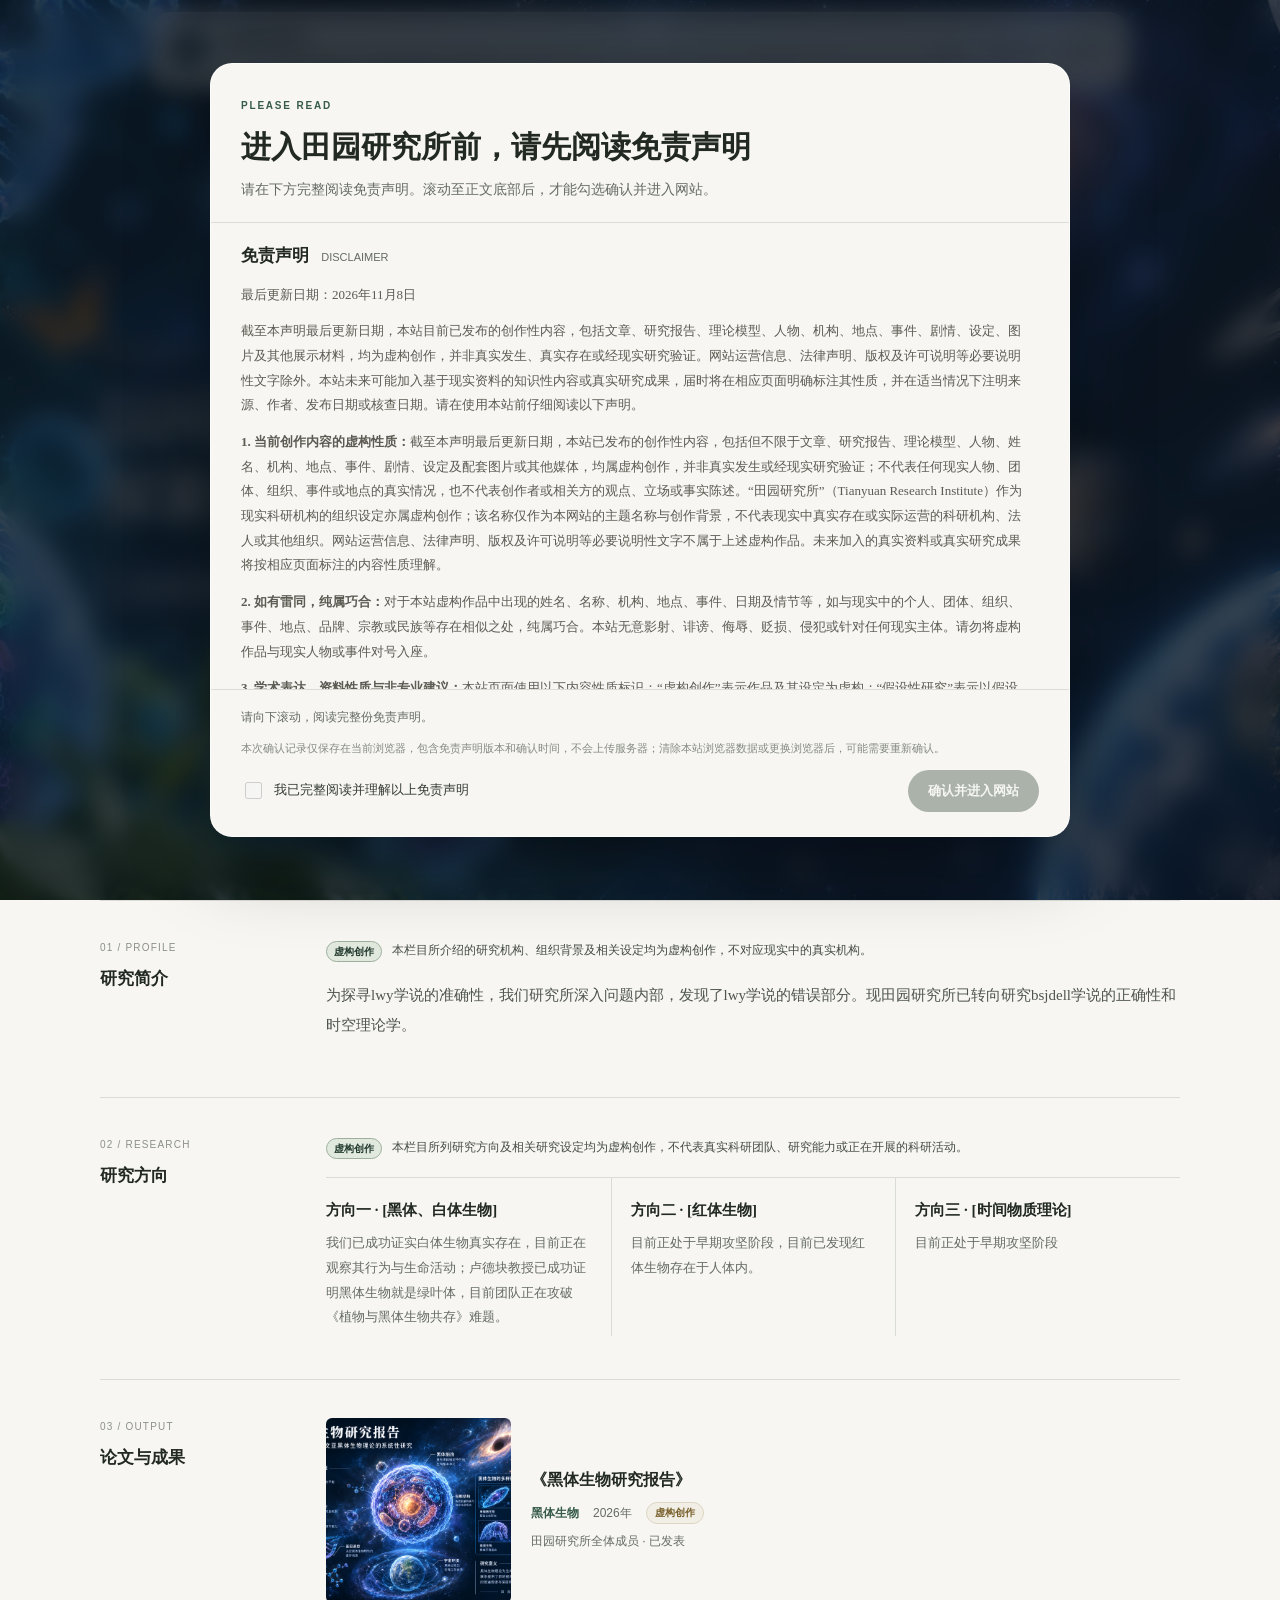
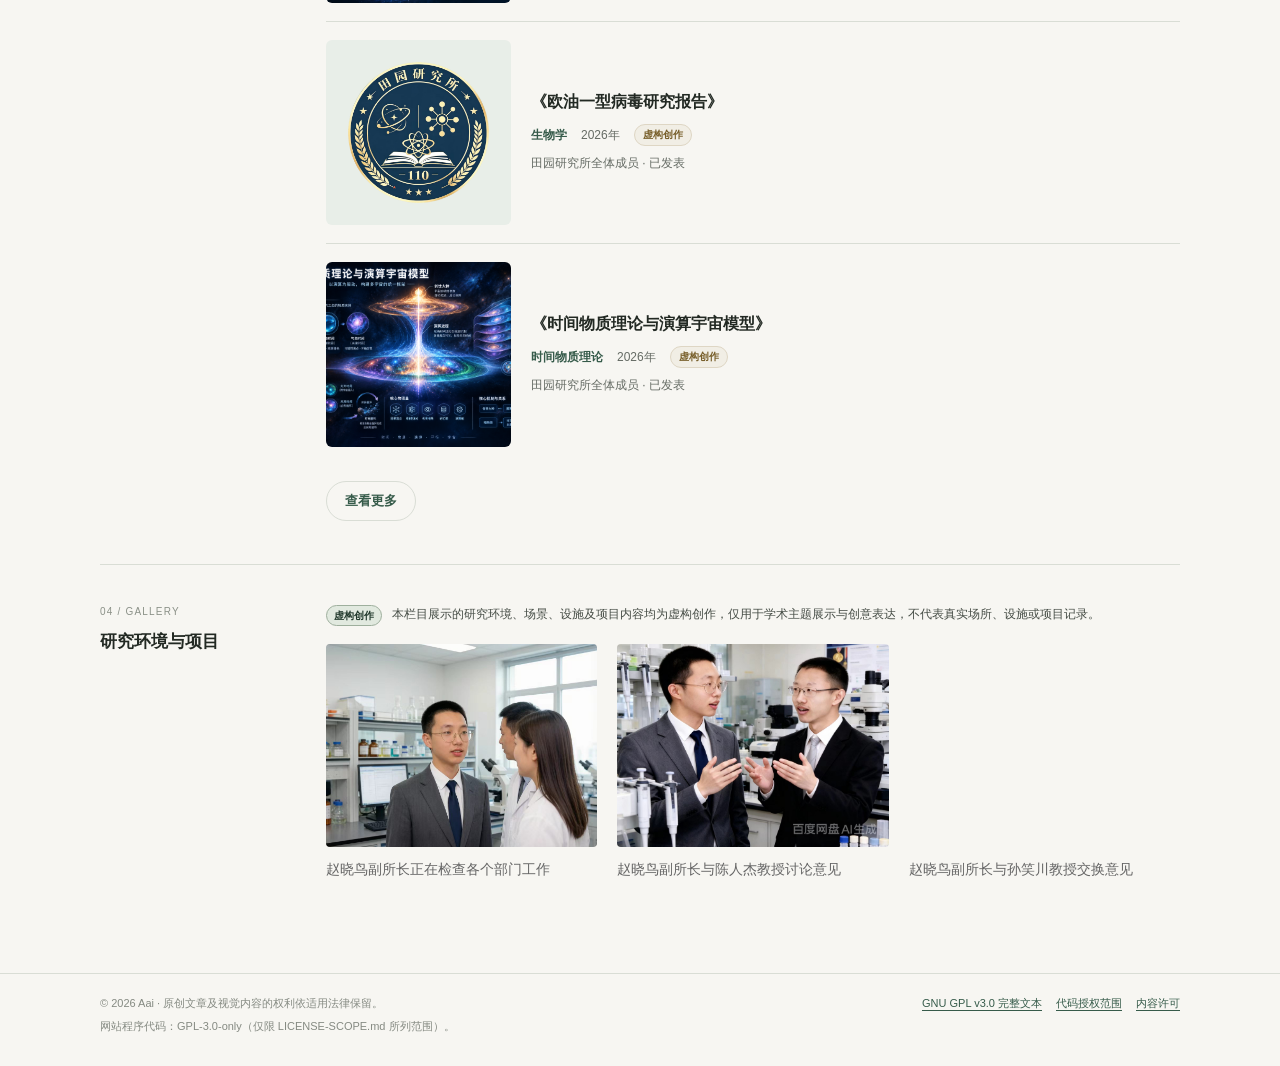
<file: index.html>
<!-- SPDX-FileCopyrightText: 2026 Aai -->
<!-- SPDX-License-Identifier: GPL-3.0-only -->
<!-- See LICENSE and LICENSE-SCOPE.md for the exact project scope. -->
<!DOCTYPE html>
<html lang="zh-CN">
<head>
  <meta charset="UTF-8">
  <meta name="viewport" content="width=device-width, initial-scale=1.0">
  <meta name="description" content="田园研究所：以问题为起点，探索知识的边界。">
  <title>田园研究所｜Research · Reading · Reflection</title>
  <link rel="stylesheet" href="assets/css/homepage.css">
  <script src="assets/js/article-page.js" defer></script>
</head>
<body class="disclaimer-gate-active" data-copy-root="site-content/">

  <!-- ============ Disclaimer gate (logic lives in article-page.js) ============ -->
  <div class="disclaimer-gate" id="disclaimer-gate" role="dialog" aria-modal="true" aria-labelledby="disclaimer-gate-title">
    <div class="disclaimer-gate__panel" role="document">
      <div class="disclaimer-gate__header">
        <span class="disclaimer-gate__eyebrow" data-copy="gate.eyebrow"></span>
        <h1 class="disclaimer-gate__title" id="disclaimer-gate-title" data-copy="gate.title"></h1>
        <p data-copy="gate.intro"></p>
      </div>
      <div class="disclaimer-gate__scroll" id="disclaimer-scroll" tabindex="0" data-copy-aria-label="gate.disclaimerAria">
        <section class="disclaimer" id="disclaimer" aria-labelledby="disclaimer-title">
          <div id="disclaimer-copy"></div>
        </section>
      </div>
      <div class="disclaimer-gate__actions">
        <p class="disclaimer-gate__status" id="disclaimer-status" aria-live="polite" data-copy="gate.status"></p>
        <p class="disclaimer-gate__privacy" data-copy="gate.privacy"></p>
        <label class="disclaimer-gate__check">
          <input type="checkbox" id="disclaimer-confirm" disabled>
          <span data-copy="gate.confirm"></span>
        </label>
        <button class="disclaimer-gate__button" id="disclaimer-enter" type="button" disabled data-copy="gate.enter"></button>
      </div>
    </div>
  </div>

  <!-- ============ Site ============ -->
  <div id="site-content" inert>

    <header class="site-header">
      <div class="masthead">
        <a class="brand" href="#top" data-copy-aria-label="home.brandHomeAria">
          <img class="brand-icon" src="images/Icon1.png" alt="" width="44" height="44">
          <div class="brand-copy">
            <strong data-copy="home.brandName"></strong>
            <span data-copy="home.brandSubtitle"></span>
          </div>
        </a>
        <nav class="nav" data-copy-aria-label="home.navAria">
          <a href="#about" data-copy="home.navAbout"></a>
          <a href="#research" data-copy="home.navResearch"></a>
          <a href="#publications" data-copy="home.navPublications"></a>
        </nav>
      </div>
    </header>

    <main id="top">

      <!-- Hero: full-bleed background, content constrained by .wrap -->
      <section class="hero" aria-labelledby="page-title">
        <div class="hero__bg" role="img" data-copy-aria-label="home.heroBackgroundAlt"></div>
        <div class="wrap hero__inner">
          <div class="hero__copy">
            <p class="eyebrow hero__eyebrow" data-copy="home.heroEyebrow"></p>
            <h1 class="hero__title" id="page-title">
              <span class="hero__line" data-copy="home.heroTitleLine1"></span>
              <span class="hero__line" data-copy="home.heroTitleLine2"></span>
            </h1>
            <p class="hero-intro" data-copy="home.heroIntro"></p>
          </div>
          <aside class="hero-aside" data-copy-aria-label="home.basicInfoAria">
            <dl>
              <div>
                <dt data-copy="home.fieldLabel"></dt>
                <dd data-copy="home.fieldValue"></dd>
              </div>
              <div>
                <dt data-copy="home.institutionLabel"></dt>
                <dd><span data-copy="home.institutionValue"></span> <span class="fiction-notice__label" data-copy="home.fictionalLabel"></span></dd>
              </div>
              <div>
                <dt data-copy="home.updatedLabel"></dt>
                <dd data-copy="home.updatedValue"></dd>
              </div>
            </dl>
          </aside>
        </div>
      </section>

      <!-- 01 Profile -->
      <section id="about" class="wrap section" aria-labelledby="about-title">
        <div class="section__head">
          <span class="section-index" data-copy="home.profileIndex"></span>
          <h2 class="section-heading" id="about-title" data-copy="home.profileTitle"></h2>
        </div>
        <div class="section-body">
          <p class="fiction-notice"><span class="fiction-notice__label" data-copy="home.fictionalLabel"></span><span data-copy="home.profileNatureText"></span></p>
          <p class="prose" data-copy="home.profileText"></p>
        </div>
      </section>

      <!-- 02 Research -->
      <section id="research" class="wrap section" aria-labelledby="research-title">
        <div class="section__head">
          <span class="section-index" data-copy="home.researchIndex"></span>
          <h2 class="section-heading" id="research-title" data-copy="home.researchTitle"></h2>
        </div>
        <div class="section-body">
          <p class="fiction-notice"><span class="fiction-notice__label" data-copy="home.fictionalLabel"></span><span data-copy="home.researchNatureText"></span></p>
          <div class="topic-list">
            <article class="topic">
              <h3 data-copy="home.topicOneTitle"></h3>
              <p data-copy="home.topicOneText"></p>
            </article>
            <article class="topic">
              <h3 data-copy="home.topicTwoTitle"></h3>
              <p data-copy="home.topicTwoText"></p>
            </article>
            <article class="topic">
              <h3 data-copy="home.topicThreeTitle"></h3>
              <p data-copy="home.topicThreeText"></p>
            </article>
          </div>
        </div>
      </section>

      <!-- 03 Publications (list filled by article-page.js) -->
      <section id="publications" class="wrap section" aria-labelledby="publications-title">
        <div class="section__head">
          <span class="section-index" data-copy="home.outputIndex"></span>
          <h2 class="section-heading" id="publications-title" data-copy="home.outputTitle"></h2>
        </div>
        <div class="section-body">
          <ul class="paper-list" id="paper-list" aria-live="polite">
            <li class="paper-empty" data-copy="home.paperLoading"></li>
          </ul>
          <div class="paper-actions">
            <button class="paper-more" type="button" id="papers-more" aria-haspopup="dialog" aria-controls="papers-modal" aria-expanded="false" data-copy="home.papersMore"></button>
          </div>
        </div>
      </section>

      <!-- 04 Gallery -->
      <section id="gallery" class="wrap section" aria-labelledby="gallery-title">
        <div class="section__head">
          <span class="section-index" data-copy="home.galleryIndex"></span>
          <h2 class="section-heading" id="gallery-title" data-copy="home.galleryTitle"></h2>
        </div>
        <div class="section-body">
          <p class="fiction-notice"><span class="fiction-notice__label" data-copy="home.fictionalLabel"></span><span data-copy="home.galleryNatureText"></span></p>
          <div class="gallery">
            <figure>
              <img class="gallery-image" src="images/research-director-reviewing-departments.jpg" alt="" data-copy-alt="home.galleryImageOneAlt" loading="lazy" decoding="async">
              <figcaption data-copy="home.galleryImageOneCaption"></figcaption>
            </figure>
            <figure>
              <img class="gallery-image" src="images/researchers-discussing-ideas.jpg" alt="" data-copy-alt="home.galleryImageTwoAlt" loading="lazy" decoding="async">
              <figcaption data-copy="home.galleryImageTwoCaption"></figcaption>
            </figure>
            <figure>
              <img class="gallery-image" src="images/professors-exchanging-views.jpg" alt="" data-copy-alt="home.galleryImageThreeAlt" loading="lazy" decoding="async">
              <figcaption data-copy="home.galleryImageThreeCaption"></figcaption>
            </figure>
          </div>
        </div>
      </section>

    </main>

    <!-- All-publications modal (opened by article-page.js) -->
    <div class="paper-modal" id="papers-modal" hidden>
      <div class="paper-modal__backdrop" data-close-papers aria-hidden="true"></div>
      <section class="paper-modal__panel" role="dialog" aria-modal="true" aria-labelledby="papers-modal-title" tabindex="-1">
        <header class="paper-modal__header">
          <div>
            <p class="paper-modal__eyebrow" data-copy="home.papersModalEyebrow"></p>
            <h2 id="papers-modal-title" data-copy="home.papersModalTitle"></h2>
          </div>
          <button class="paper-modal__close" type="button" id="papers-close" data-copy="home.papersClose"></button>
        </header>
        <div class="paper-modal__scroll">
          <ul class="paper-list" id="paper-list-all" aria-live="polite">
            <li class="paper-empty" data-copy="home.paperLoading"></li>
          </ul>
        </div>
      </section>
    </div>

    <footer class="site-footer">
      <div class="wrap footer-inner">
        <div class="footer-copy">
          <p class="footer-note" data-copy="footer.content"></p>
          <p class="footer-note" data-copy="footer.code"></p>
        </div>
        <nav class="footer-license-links" data-copy-aria-label="footer.linksAria">
          <a href="license.html#gpl" data-copy="footer.gpl"></a>
          <a href="license.html#scope" data-copy="footer.scope"></a>
          <a href="license.html#content" data-copy="footer.contentLicense"></a>
        </nav>
      </div>
    </footer>

  </div>
</body>
</html>
</file>
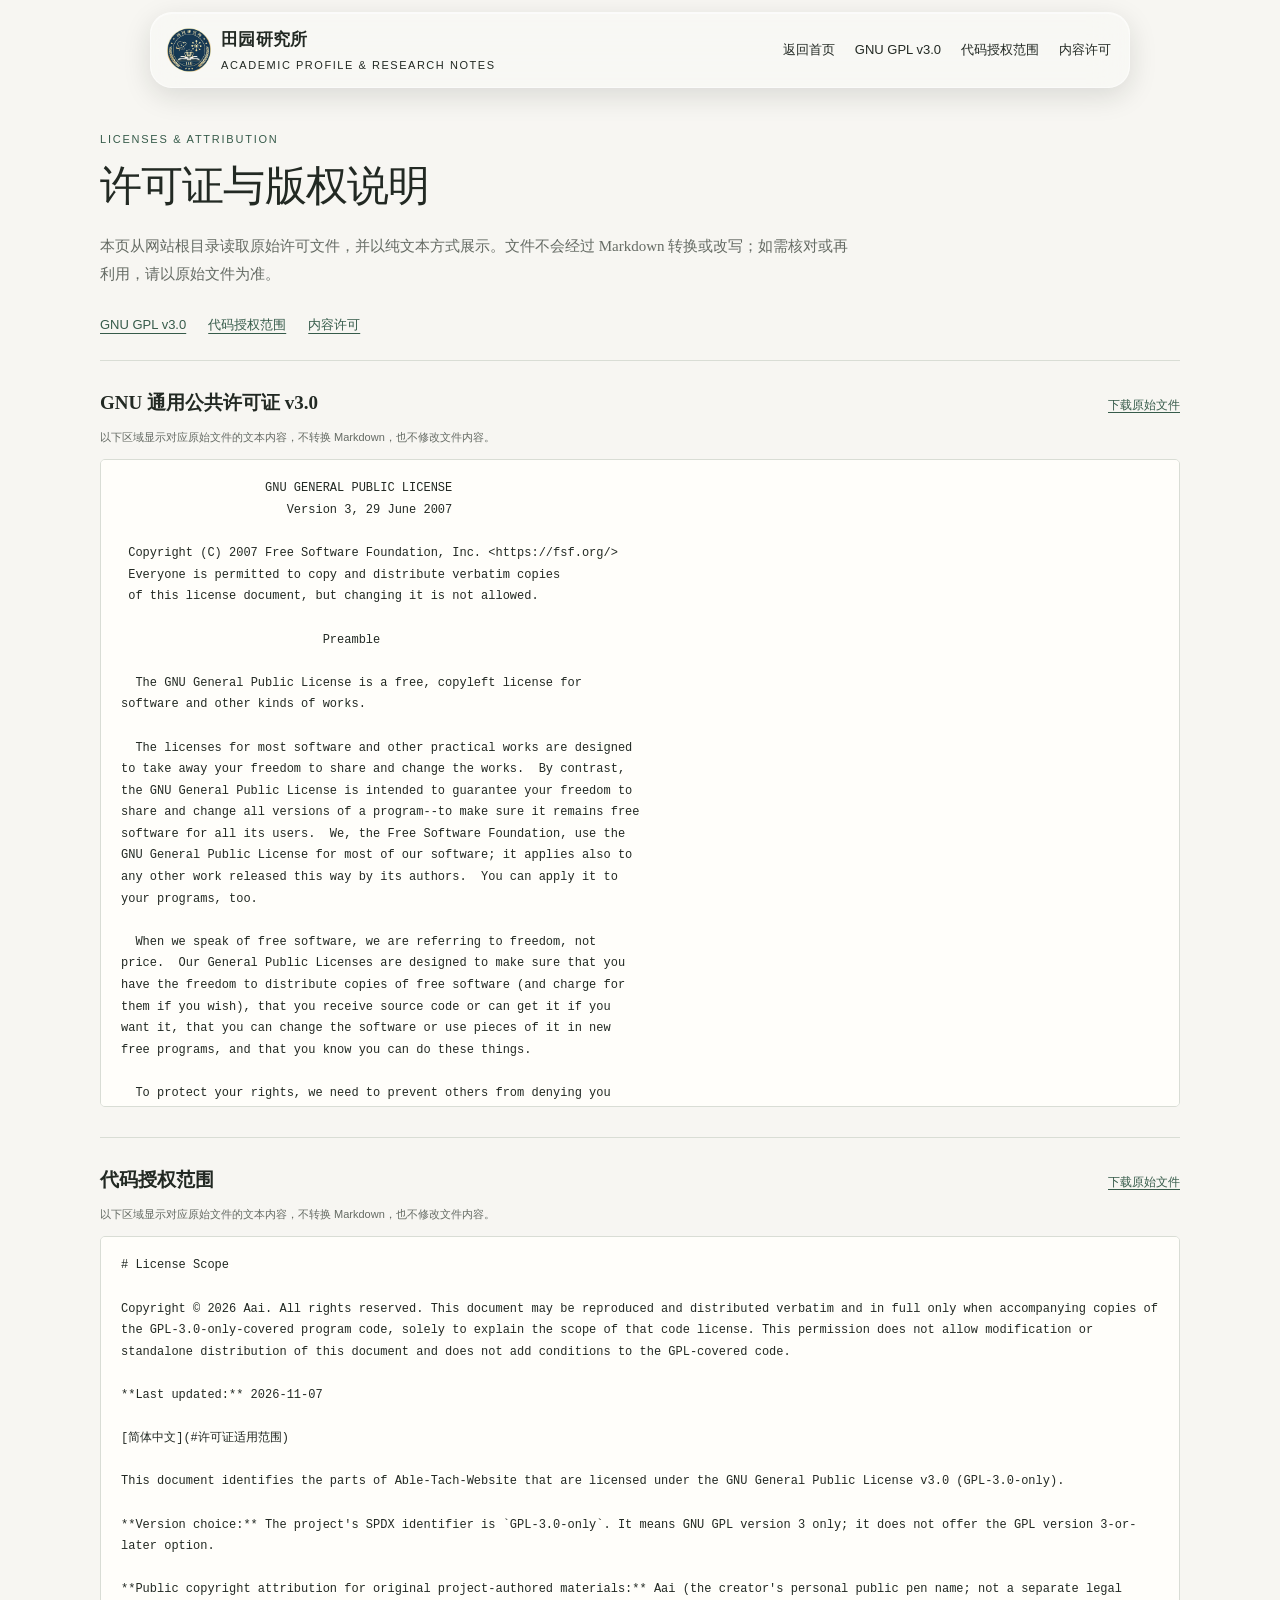
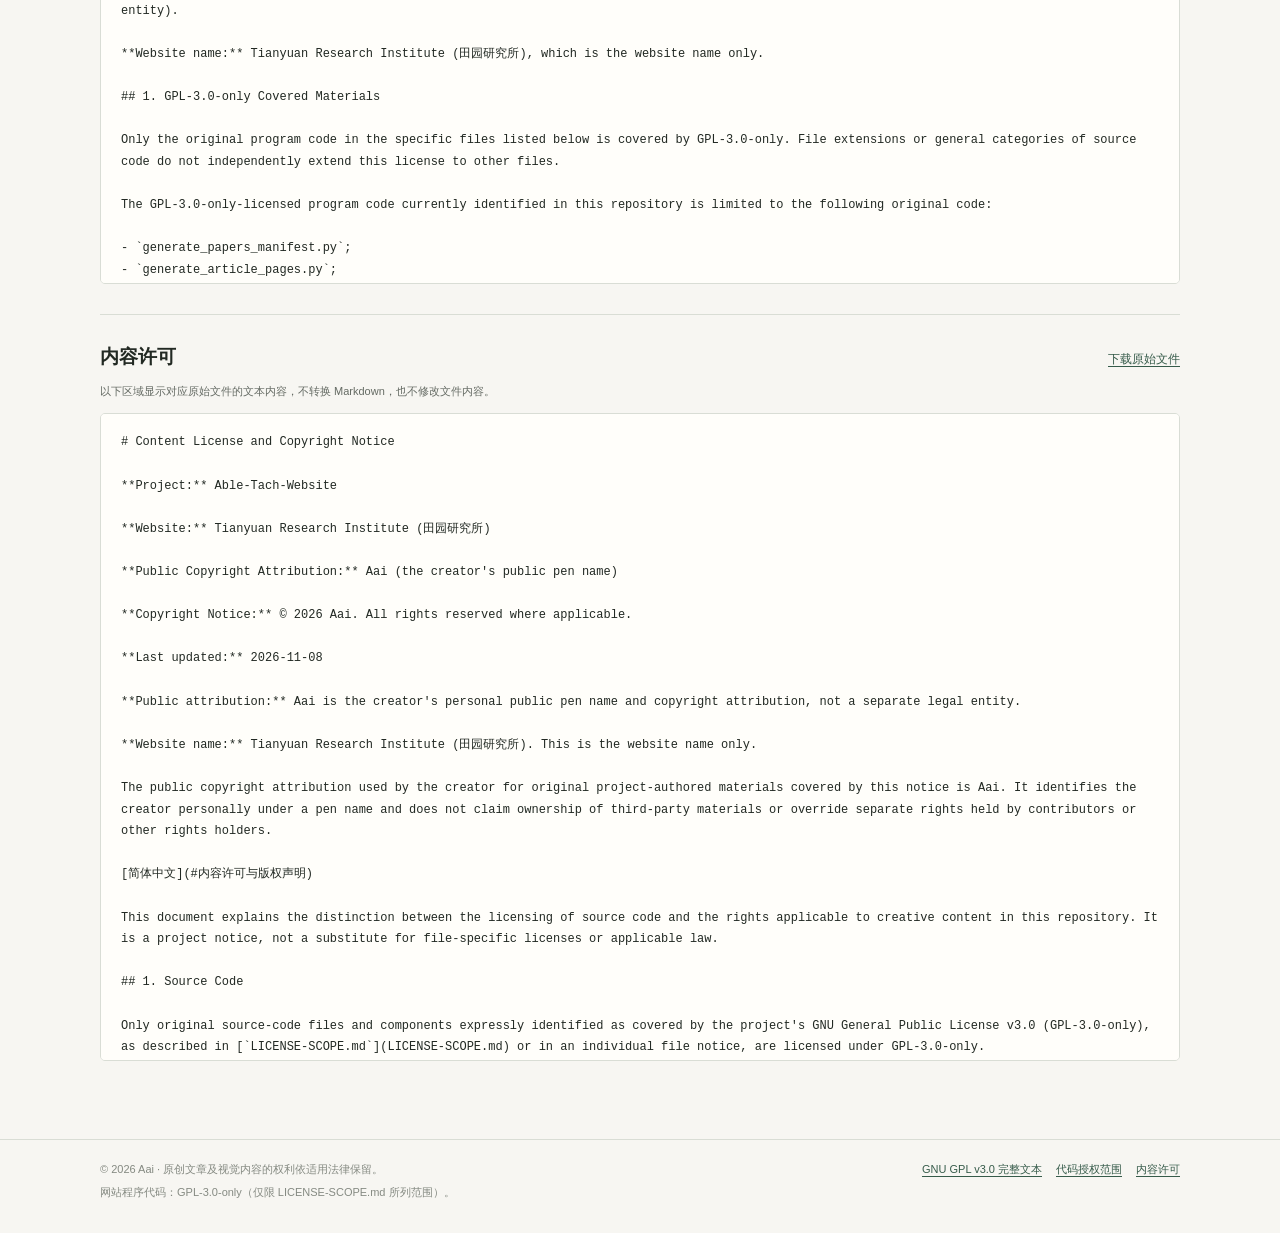
<file: license.html>
<!-- SPDX-FileCopyrightText: 2026 Aai -->
<!-- SPDX-License-Identifier: GPL-3.0-only -->
<!-- See LICENSE and LICENSE-SCOPE.md for the exact project scope. -->
<!DOCTYPE html>
<html lang="zh-CN">
<head>
  <meta charset="UTF-8">
  <meta name="viewport" content="width=device-width, initial-scale=1.0">
  <meta name="description" content="田园研究所的许可证与版权说明，提供原始许可证文件的只读文本查看。">
  <title>许可证与版权说明｜田园研究所</title>
  <link rel="stylesheet" href="assets/css/homepage.css">
  <script src="assets/js/article-page.js" defer></script>
</head>
<body data-page="license" data-copy-root="site-content/">
  <div id="site-content">
    <header class="site-header">
      <div class="wrap masthead">
        <a class="brand" href="index.html#top" data-copy-aria-label="licensePage.brandHomeAria">
          <img class="brand-icon" src="images/Icon1.png" alt="" data-copy-alt="licensePage.logoAlt" width="44" height="44">
          <div class="brand-copy">
            <strong data-copy="licensePage.brandName">田园研究所</strong>
            <span data-copy="licensePage.brandSubtitle">Academic Profile &amp; Research Notes</span>
          </div>
        </a>
        <nav class="nav" data-copy-aria-label="licensePage.navAria">
          <a href="index.html#top" data-copy="licensePage.navHome">返回首页</a>
          <a href="#gpl" data-copy="licensePage.navGpl">GNU GPL v3.0</a>
          <a href="#scope" data-copy="licensePage.navScope">代码授权范围</a>
          <a href="#content" data-copy="licensePage.navContent">内容许可</a>
        </nav>
      </div>
    </header>

    <main id="top" class="wrap license-page">
      <header class="license-page__header">
        <p class="eyebrow" data-copy="licensePage.eyebrow">LICENSES &amp; ATTRIBUTION</p>
        <h1 class="license-page__title" data-copy="licensePage.title">许可证与版权说明</h1>
        <p class="license-page__intro" data-copy="licensePage.intro">本页从网站根目录读取原始许可文件，并以纯文本方式展示。文件不会经过 Markdown 转换或改写；如需核对或再利用，请以原始文件为准。</p>
      </header>

      <nav class="license-reader-nav" data-copy-aria-label="licensePage.navAria">
        <a href="#gpl" data-copy="licensePage.navGpl">GNU GPL v3.0</a>
        <a href="#scope" data-copy="licensePage.navScope">代码授权范围</a>
        <a href="#content" data-copy="licensePage.navContent">内容许可</a>
      </nav>

      <section class="license-document" id="gpl" aria-labelledby="license-gpl-heading">
        <div class="license-document__heading">
          <h2 id="license-gpl-heading" data-copy="licensePage.gplHeading">GNU 通用公共许可证 v3.0</h2>
          <a href="LICENSE" download data-copy="licensePage.downloadOriginal">下载原始文件</a>
        </div>
        <p class="license-document__note" data-copy="licensePage.sourceNote">以下区域显示对应原始文件的文本内容，不转换 Markdown，也不修改文件内容。</p>
        <pre class="license-source-text" tabindex="0" data-license-source="gpl" data-copy="licensePage.loading" data-copy-aria-label="licensePage.gplAria"></pre>
      </section>

      <section class="license-document" id="scope" aria-labelledby="license-scope-heading">
        <div class="license-document__heading">
          <h2 id="license-scope-heading" data-copy="licensePage.scopeHeading">代码授权范围</h2>
          <a href="LICENSE-SCOPE.md" download data-copy="licensePage.downloadOriginal">下载原始文件</a>
        </div>
        <p class="license-document__note" data-copy="licensePage.sourceNote">以下区域显示对应原始文件的文本内容，不转换 Markdown，也不修改文件内容。</p>
        <pre class="license-source-text" tabindex="0" data-license-source="scope" data-copy="licensePage.loading" data-copy-aria-label="licensePage.scopeAria"></pre>
      </section>

      <section class="license-document" id="content" aria-labelledby="license-content-heading">
        <div class="license-document__heading">
          <h2 id="license-content-heading" data-copy="licensePage.contentHeading">内容许可</h2>
          <a href="CONTENT-LICENSE.md" download data-copy="licensePage.downloadOriginal">下载原始文件</a>
        </div>
        <p class="license-document__note" data-copy="licensePage.sourceNote">以下区域显示对应原始文件的文本内容，不转换 Markdown，也不修改文件内容。</p>
        <pre class="license-source-text" tabindex="0" data-license-source="content" data-copy="licensePage.loading" data-copy-aria-label="licensePage.contentAria"></pre>
      </section>
    </main>

    <footer class="site-footer">
      <div class="wrap footer-inner">
        <div class="footer-copy"><p class="footer-note" data-copy="footer.content"></p><p class="footer-note" data-copy="footer.code"></p></div>
        <nav class="footer-license-links" data-copy-aria-label="footer.linksAria"><a href="license.html#gpl" data-copy="footer.gpl"></a><a href="license.html#scope" data-copy="footer.scope"></a><a href="license.html#content" data-copy="footer.contentLicense"></a></nav>
      </div>
    </footer>
  </div>
</body>
</html>
</file>
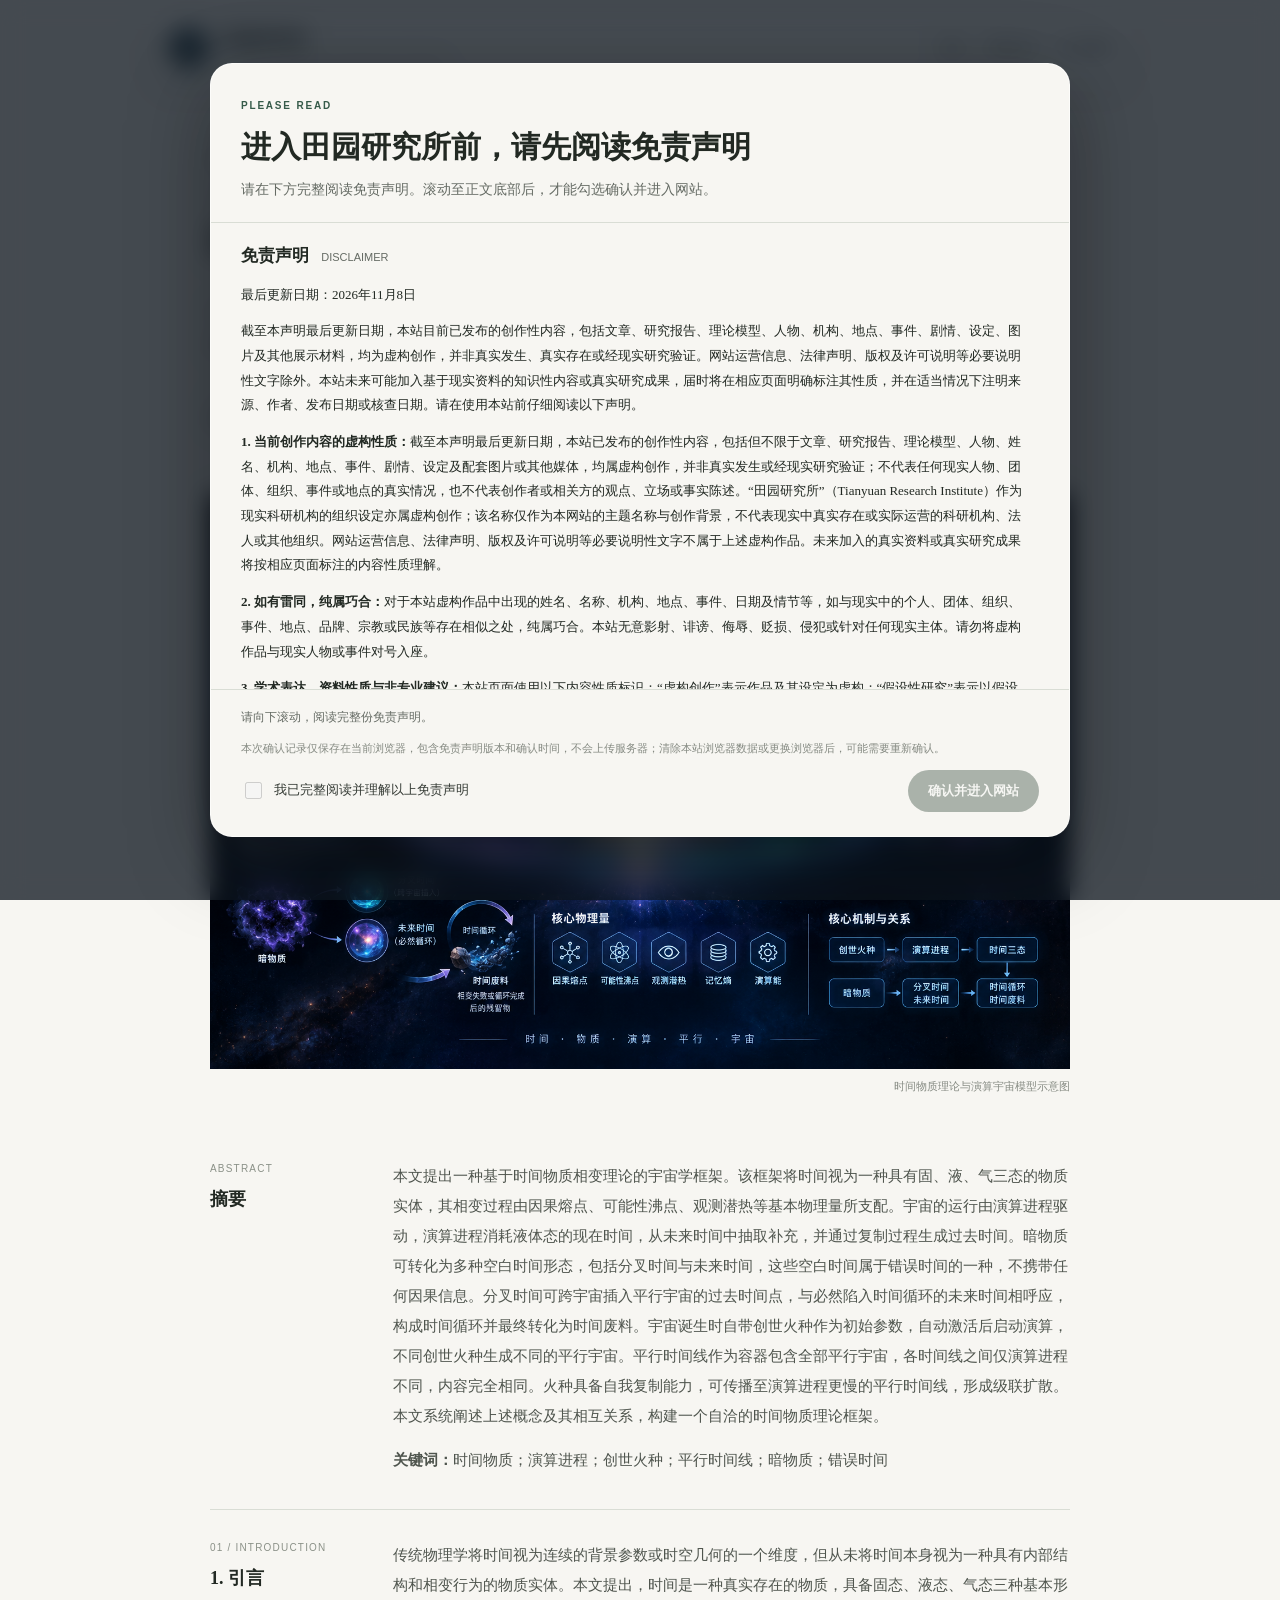
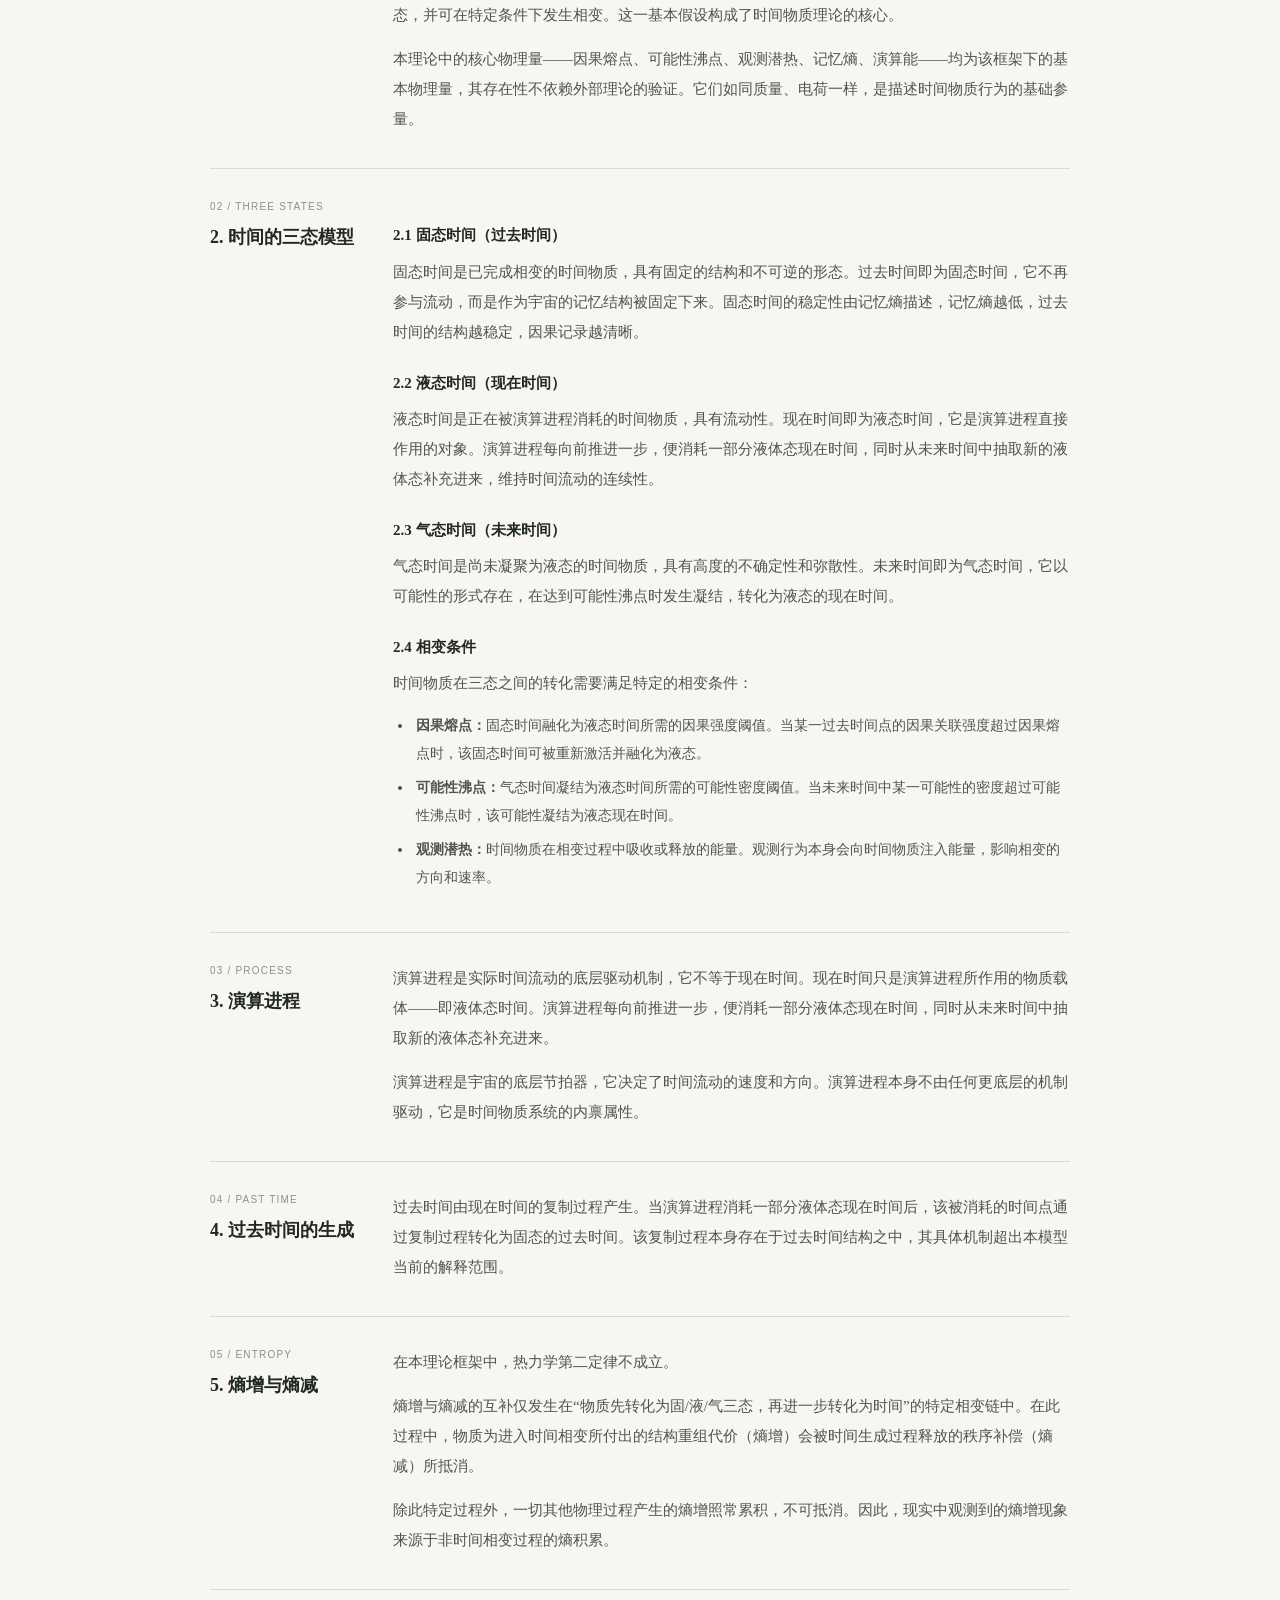
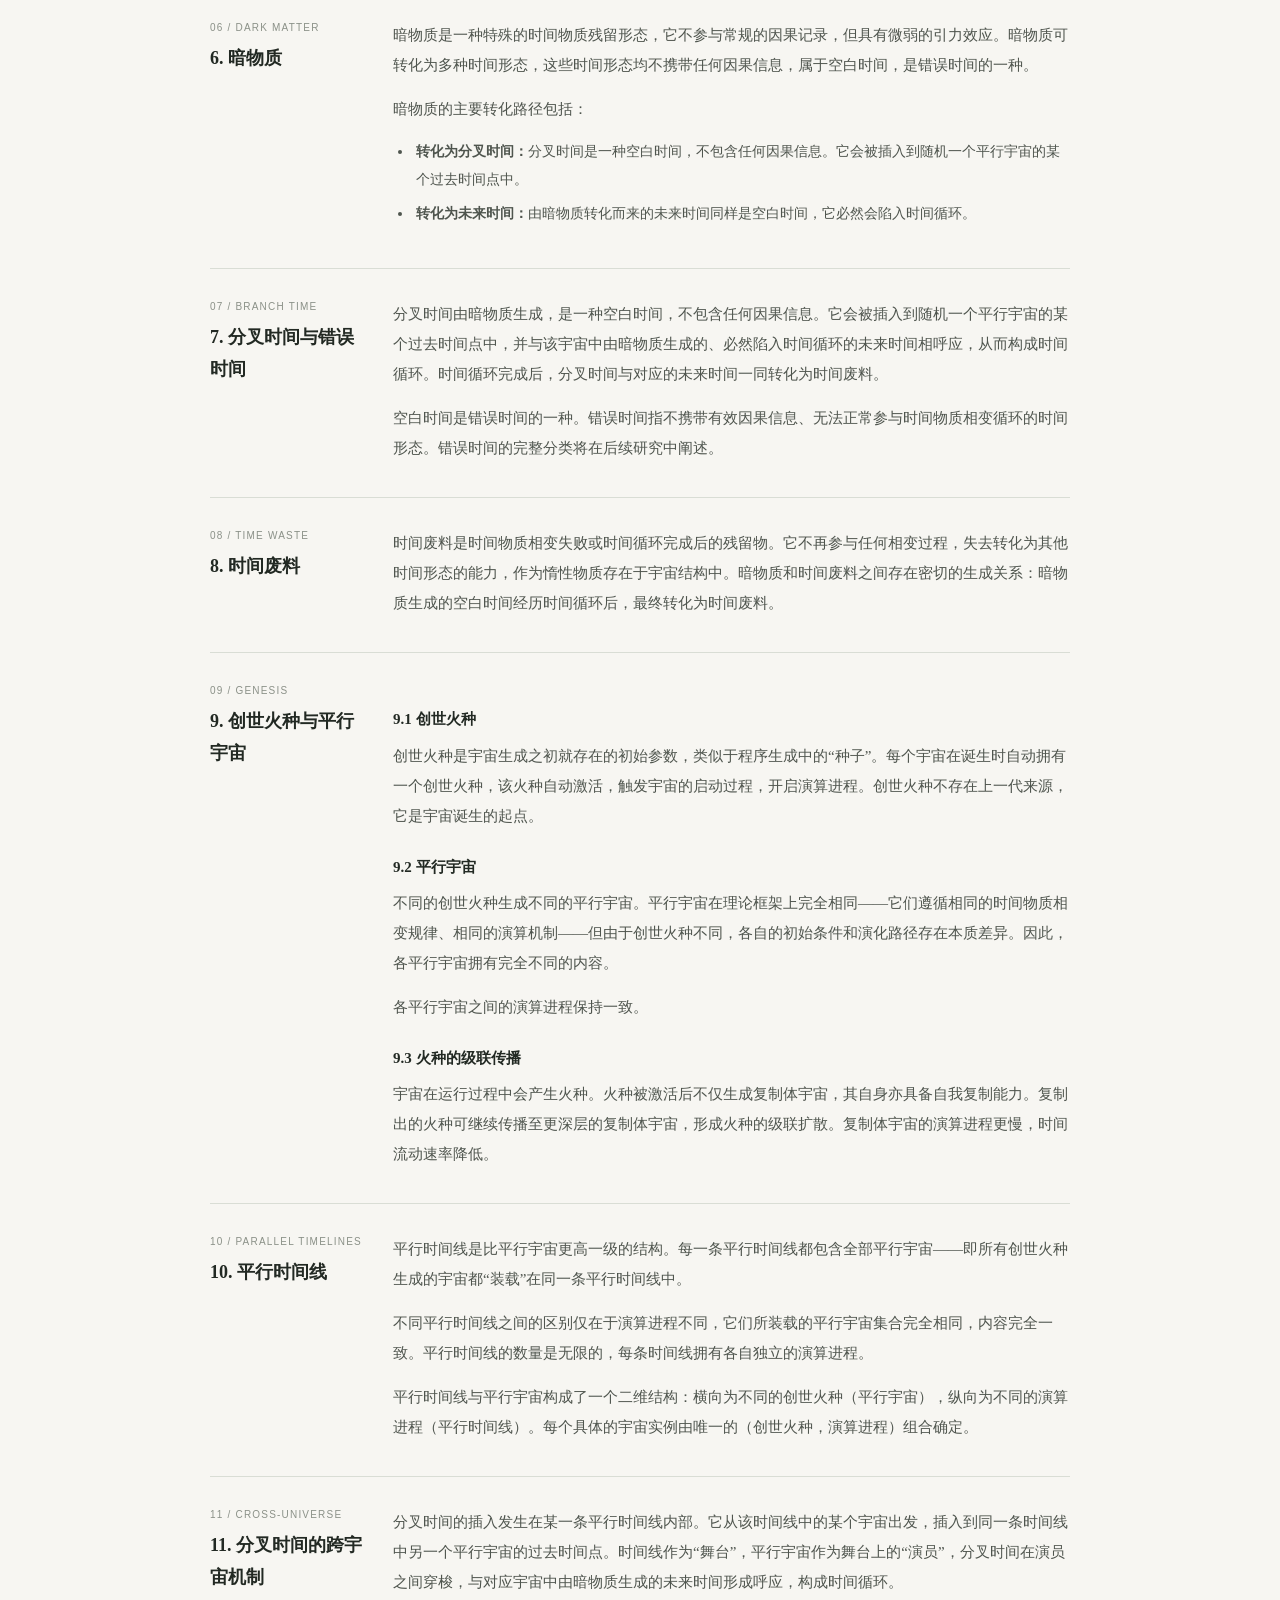
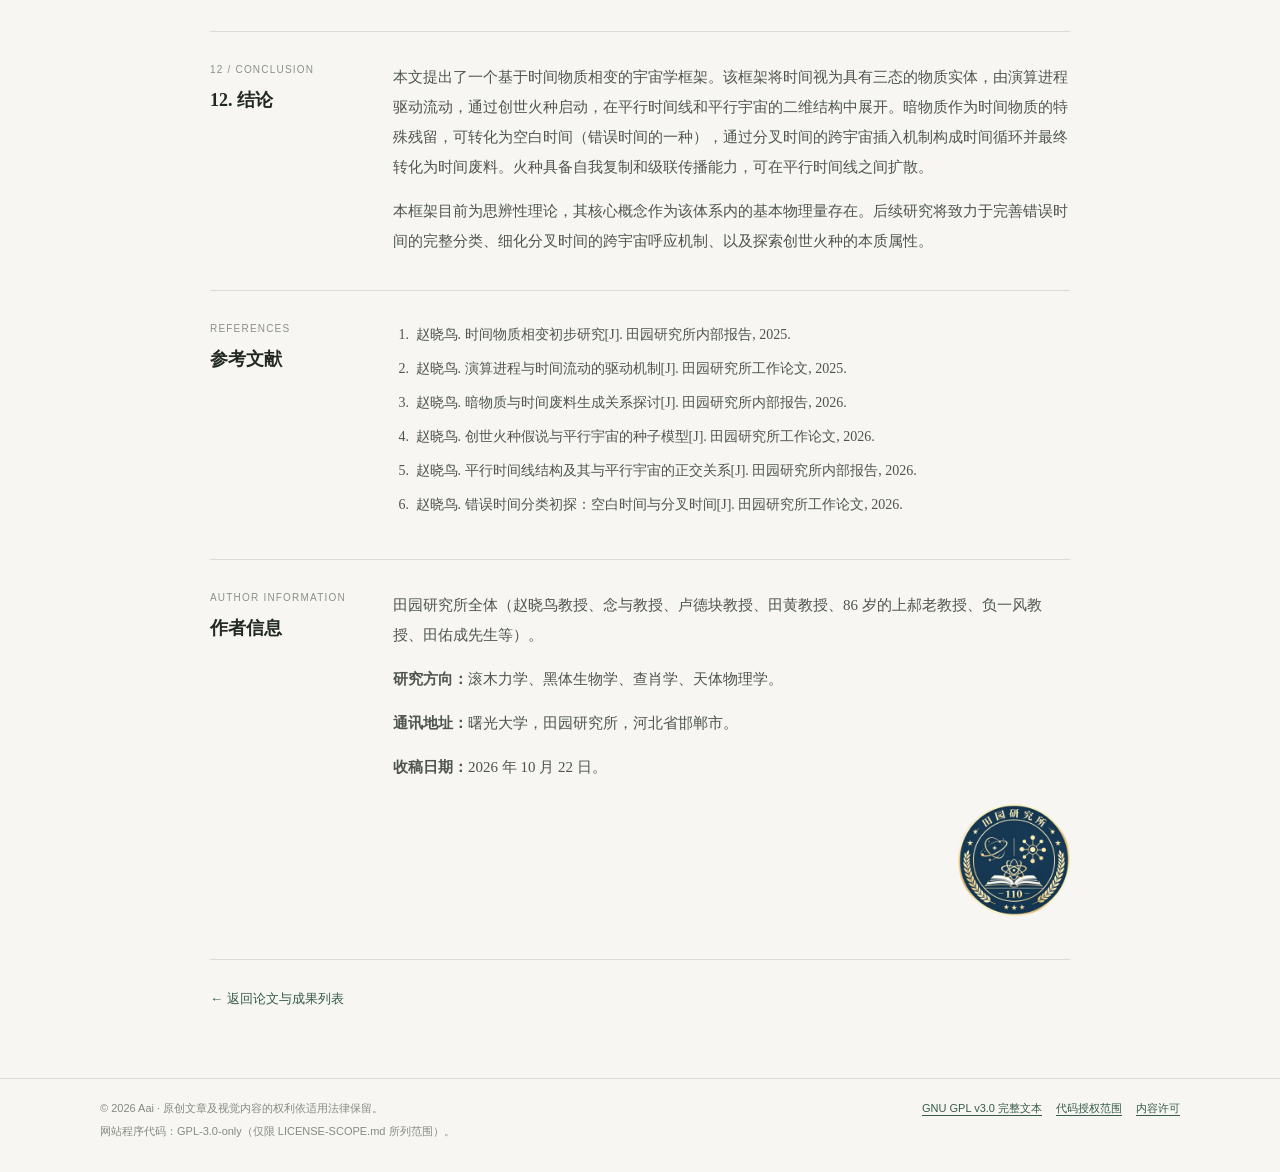
<file: Papers and Achievements/《时间物质理论与演算宇宙模型》.html>
<!-- SPDX-FileCopyrightText: 2026 Aai -->
<!-- SPDX-License-Identifier: GPL-3.0-only -->
<!-- See LICENSE and LICENSE-SCOPE.md for the exact project scope. -->
<!DOCTYPE html>
<html lang="zh-CN">
<head>
  <meta charset="UTF-8">
  <meta name="viewport" content="width=device-width, initial-scale=1.0">
  <meta name="content-nature" content="fictional">
  <meta name="description" content="田园研究所：时间物质理论与演算宇宙模型">
  <title>时间物质理论与演算宇宙模型 - 田园研究所</title>
  <link rel="stylesheet" href="../assets/css/article-pages/time-matter-model.css">
  <script src="../assets/js/article-page.js" defer></script>
</head>
<body class="disclaimer-gate-active" data-copy-root="../site-content/">
  <div class="disclaimer-gate" id="disclaimer-gate" role="dialog" aria-modal="true" aria-labelledby="disclaimer-gate-title">
    <div class="disclaimer-gate__panel" role="document">
      <div class="disclaimer-gate__header">
        <span class="disclaimer-gate__eyebrow" data-copy="gate.eyebrow"></span>
        <h2 id="disclaimer-gate-title" data-copy="gate.title"></h2>
        <p data-copy="gate.intro"></p>
      </div>
      <div class="disclaimer-gate__scroll" id="disclaimer-scroll" tabindex="0" data-copy-aria-label="gate.disclaimerAria">
        <div class="disclaimer" id="disclaimer-copy"></div>
      </div>
      <div class="disclaimer-gate__actions">
        <p class="disclaimer-gate__status" id="disclaimer-status" aria-live="polite" data-copy="gate.status"></p>
        <p class="disclaimer-gate__privacy" data-copy="gate.privacy"></p>
        <label class="disclaimer-gate__check"><input type="checkbox" id="disclaimer-confirm" disabled><span data-copy="gate.confirm"></span></label>
        <button class="disclaimer-gate__button" id="disclaimer-enter" type="button" disabled data-copy="gate.enter"></button>
      </div>
    </div>
  </div>

  <div id="site-content" inert>
    <header class="site-header">
      <div class="wrap masthead">
        <a class="brand" href="../index.html#top" data-copy-aria-label="articlePage.brandHomeAria">
          <img class="brand-icon" src="../images/Icon1.png" alt="" data-copy-alt="articlePage.logoAlt" width="44" height="44">
          <div class="brand-copy">
            <strong data-copy="articlePage.brandName"></strong>
            <span data-copy="articlePage.brandSubtitle"></span>
          </div>
        </a>
        <nav class="nav" data-copy-aria-label="articlePage.navAria">
          <a href="../index.html#about" data-copy="articlePage.navAbout"></a>
          <a href="../index.html#research" data-copy="articlePage.navResearch"></a>
          <a href="../index.html#publications" data-copy="articlePage.navPublications"></a>
        </nav>
      </div>
    </header>

    <main id="top" class="wrap article-page">
      <div id="article-content" data-article-id="time-matter-model" data-article-manifest="articles.json" data-article-src="article-content/time-matter-model.html" aria-live="polite">
        <p class="article-loading" data-copy="articlePage.articleLoading"></p>
      </div>
    </main>

    <footer class="site-footer">
      <div class="wrap footer-inner">
        <div class="footer-copy"><p class="footer-note" data-copy="footer.content"></p><p class="footer-note" data-copy="footer.code"></p></div>
        <nav class="footer-license-links" data-copy-aria-label="footer.linksAria"><a href="../license.html#gpl" data-copy="footer.gpl"></a><a href="../license.html#scope" data-copy="footer.scope"></a><a href="../license.html#content" data-copy="footer.contentLicense"></a></nav>
      </div>
    </footer>
  </div>
</body>
</html>
</file>
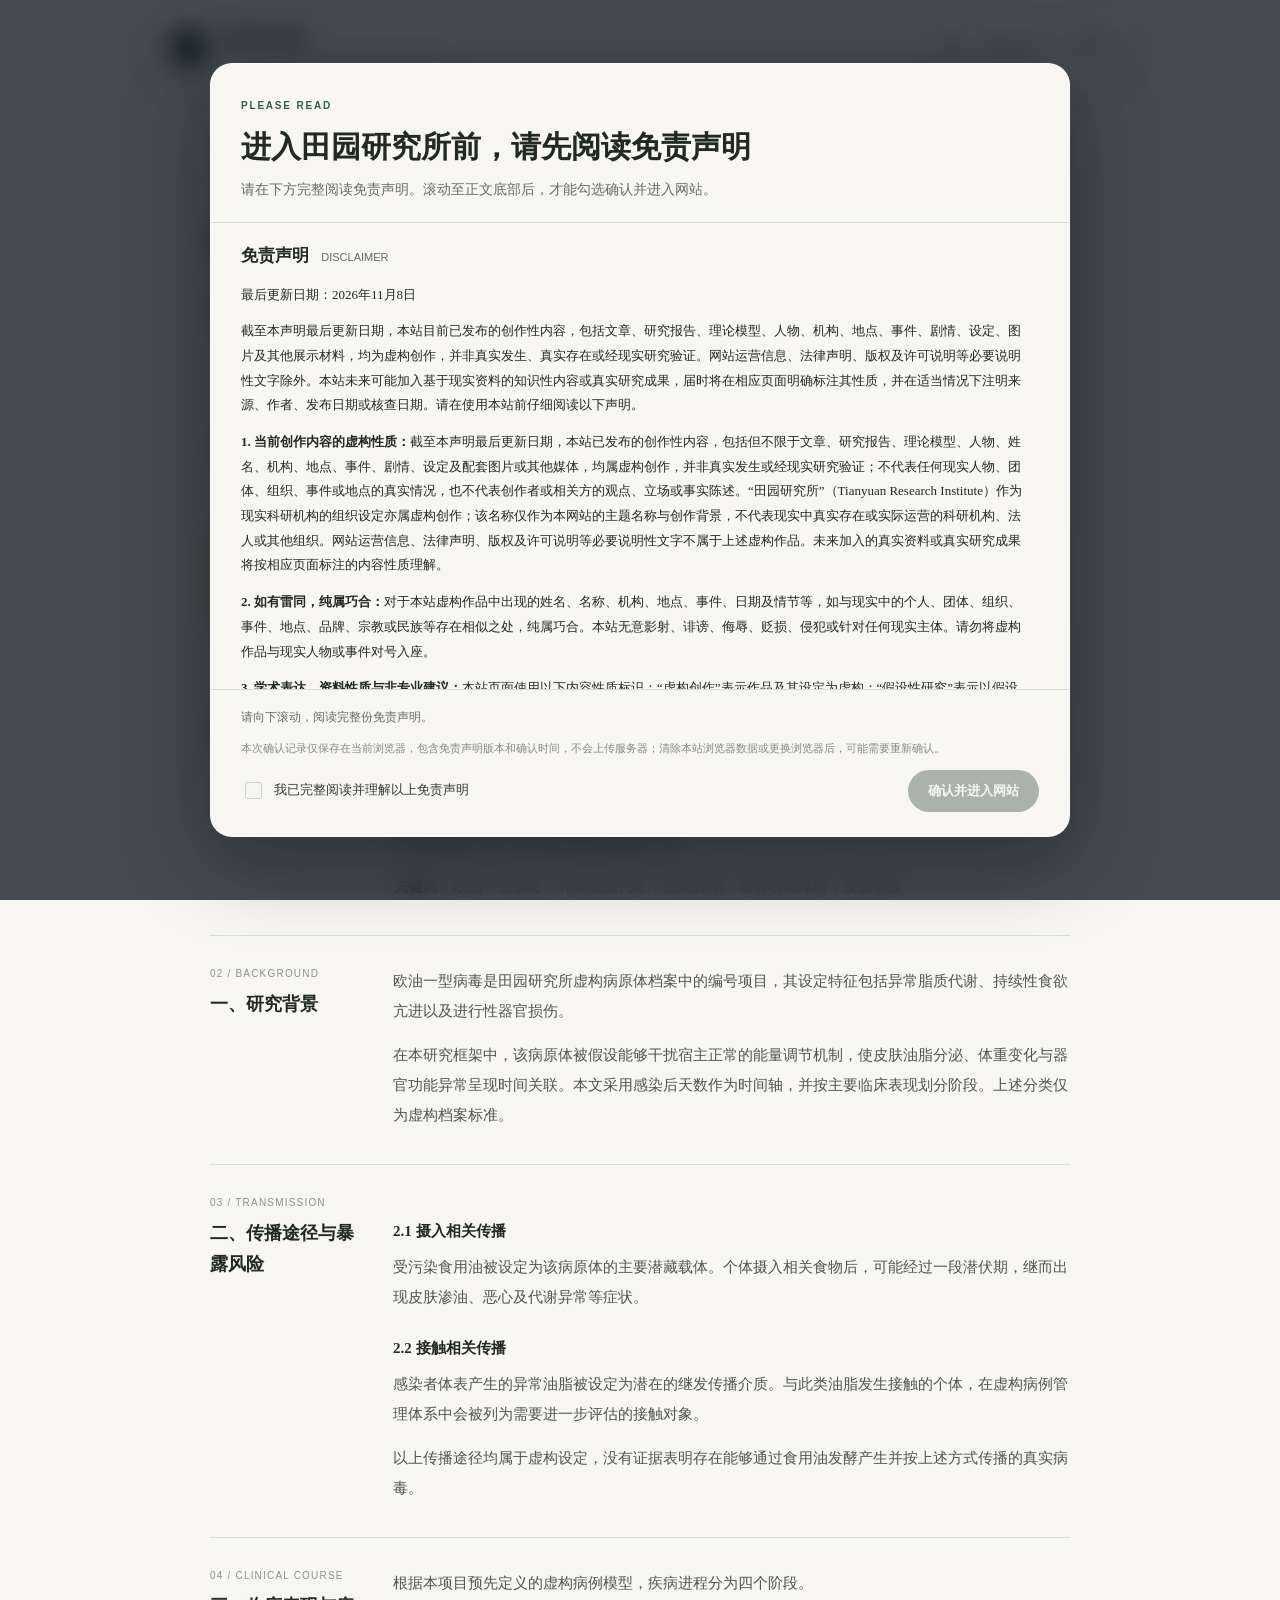
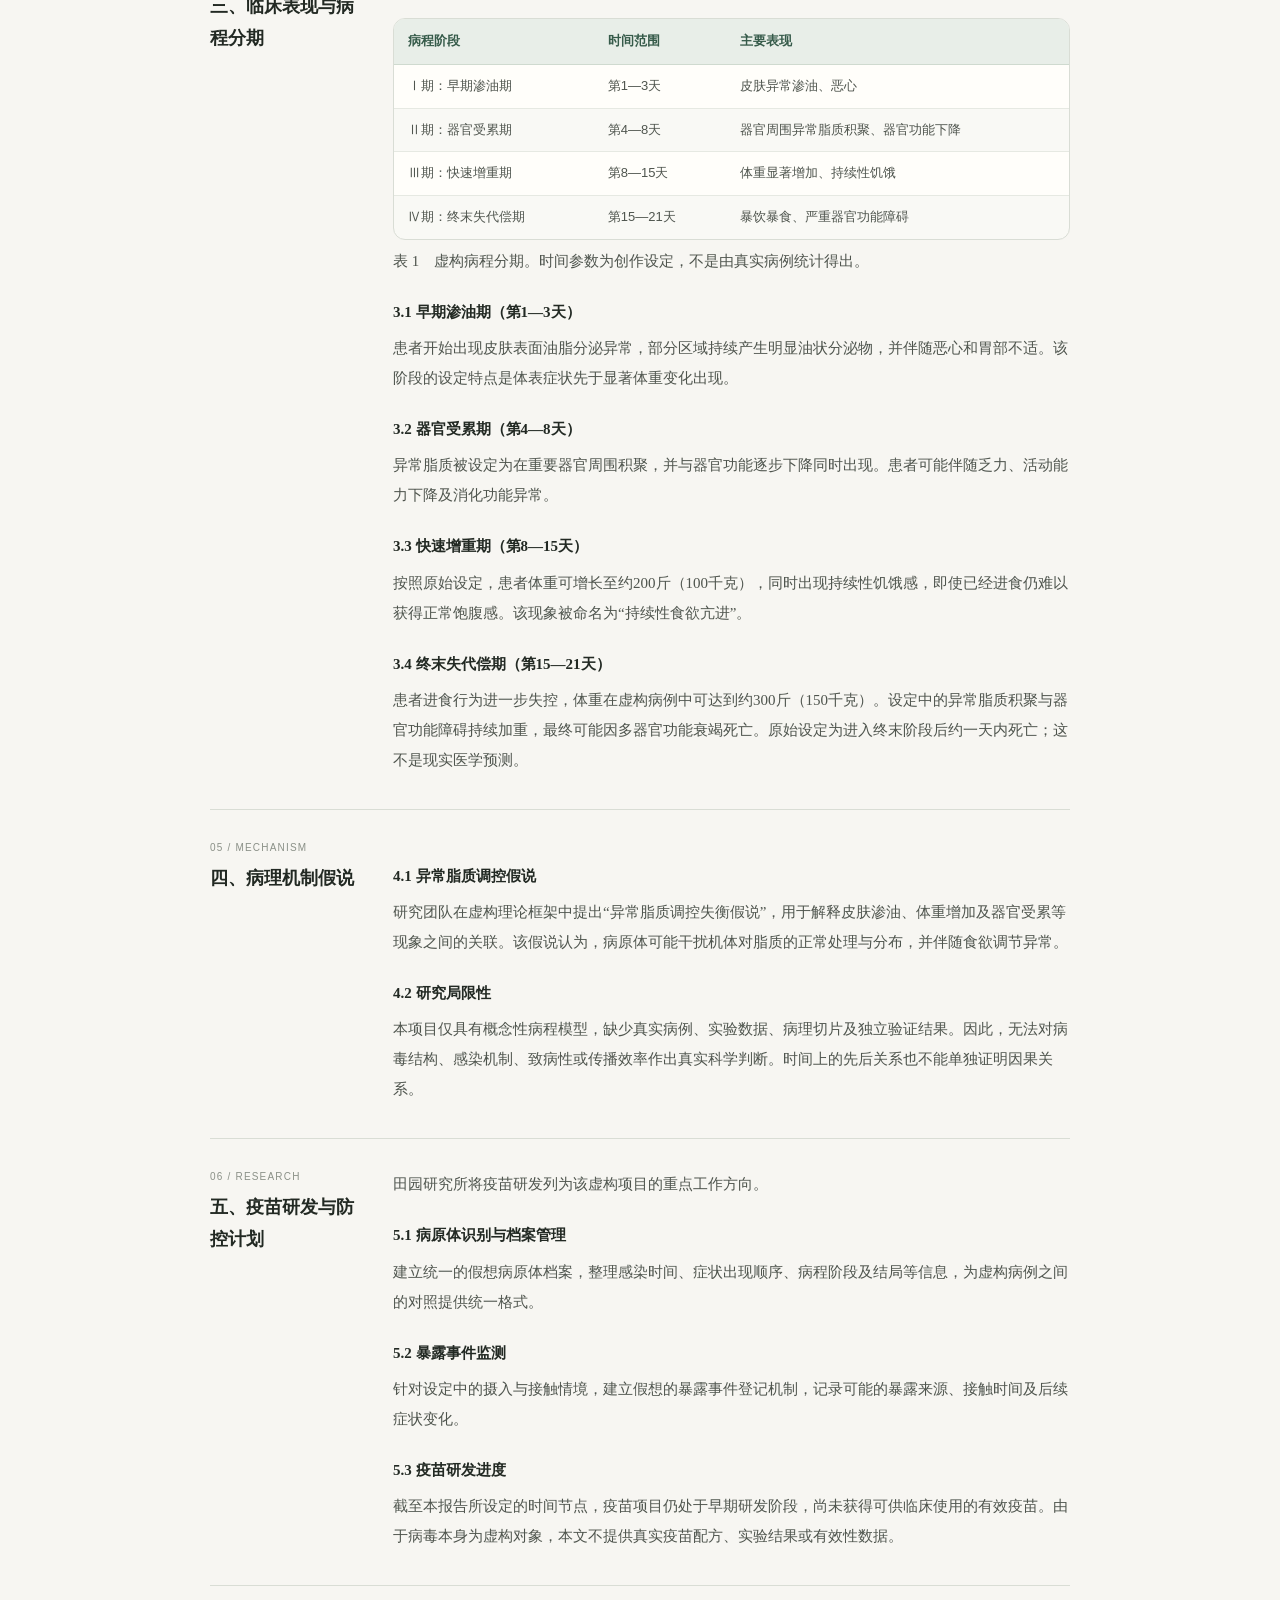
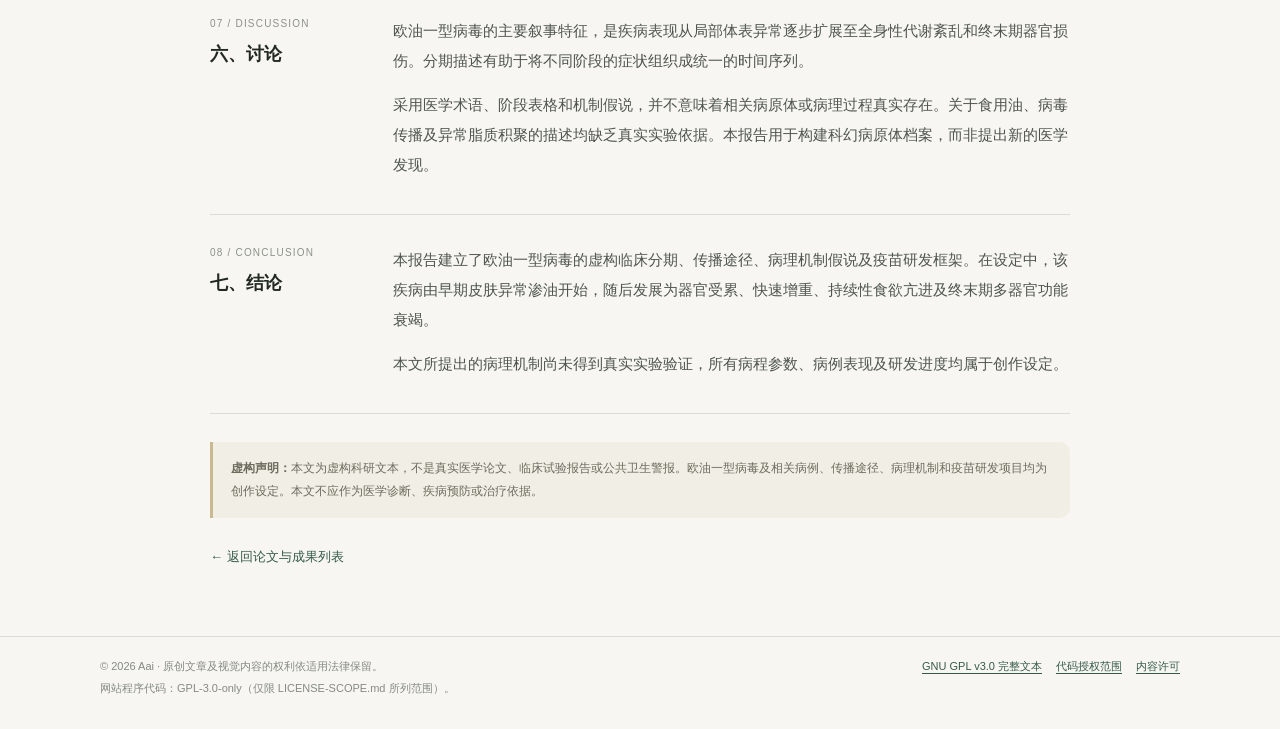
<file: Papers and Achievements/《欧油一型病毒研究报告》.html>
<!-- SPDX-FileCopyrightText: 2026 Aai -->
<!-- SPDX-License-Identifier: GPL-3.0-only -->
<!-- See LICENSE and LICENSE-SCOPE.md for the exact project scope. -->
<!DOCTYPE html>
<html lang="zh-CN">
<head>
  <meta charset="UTF-8">
  <meta name="viewport" content="width=device-width, initial-scale=1.0">
  <meta name="content-nature" content="fictional">
  <meta name="description" content="欧油一型病毒虚构病原体研究报告">
  <title>欧油一型病毒研究报告 - 田园研究所</title>
  <link rel="stylesheet" href="../assets/css/article-pages/olea-1-virus.css">
  <script src="../assets/js/article-page.js" defer></script>
</head>
<body class="disclaimer-gate-active" data-copy-root="../site-content/">
  <div class="disclaimer-gate" id="disclaimer-gate" role="dialog" aria-modal="true" aria-labelledby="disclaimer-gate-title">
    <div class="disclaimer-gate__panel" role="document">
      <div class="disclaimer-gate__header">
        <span class="disclaimer-gate__eyebrow" data-copy="gate.eyebrow"></span>
        <h2 id="disclaimer-gate-title" data-copy="gate.title"></h2>
        <p data-copy="gate.intro"></p>
      </div>
      <div class="disclaimer-gate__scroll" id="disclaimer-scroll" tabindex="0" data-copy-aria-label="gate.disclaimerAria">
        <div class="disclaimer" id="disclaimer-copy"></div>
      </div>
      <div class="disclaimer-gate__actions">
        <p class="disclaimer-gate__status" id="disclaimer-status" aria-live="polite" data-copy="gate.status"></p>
        <p class="disclaimer-gate__privacy" data-copy="gate.privacy"></p>
        <label class="disclaimer-gate__check"><input type="checkbox" id="disclaimer-confirm" disabled><span data-copy="gate.confirm"></span></label>
        <button class="disclaimer-gate__button" id="disclaimer-enter" type="button" disabled data-copy="gate.enter"></button>
      </div>
    </div>
  </div>

  <div id="site-content" inert>
    <header class="site-header">
      <div class="wrap masthead">
        <a class="brand" href="../index.html#top" data-copy-aria-label="articlePage.brandHomeAria">
          <img class="brand-icon" src="../images/Icon1.png" alt="" data-copy-alt="articlePage.logoAlt" width="44" height="44">
          <div class="brand-copy">
            <strong data-copy="articlePage.brandName"></strong>
            <span data-copy="articlePage.brandSubtitle"></span>
          </div>
        </a>
        <nav class="nav" data-copy-aria-label="articlePage.navAria">
          <a href="../index.html#about" data-copy="articlePage.navAbout"></a>
          <a href="../index.html#research" data-copy="articlePage.navResearch"></a>
          <a href="../index.html#publications" data-copy="articlePage.navPublications"></a>
        </nav>
      </div>
    </header>

    <main id="top" class="wrap article-page">
      <div id="article-content" data-article-id="olea-1-virus" data-article-manifest="articles.json" data-article-src="article-content/olea-1-virus.html" aria-live="polite">
        <p class="article-loading" data-copy="articlePage.articleLoading"></p>
      </div>
    </main>

    <footer class="site-footer">
      <div class="wrap footer-inner">
        <div class="footer-copy"><p class="footer-note" data-copy="footer.content"></p><p class="footer-note" data-copy="footer.code"></p></div>
        <nav class="footer-license-links" data-copy-aria-label="footer.linksAria"><a href="../license.html#gpl" data-copy="footer.gpl"></a><a href="../license.html#scope" data-copy="footer.scope"></a><a href="../license.html#content" data-copy="footer.contentLicense"></a></nav>
      </div>
    </footer>
  </div>
</body>
</html>
</file>
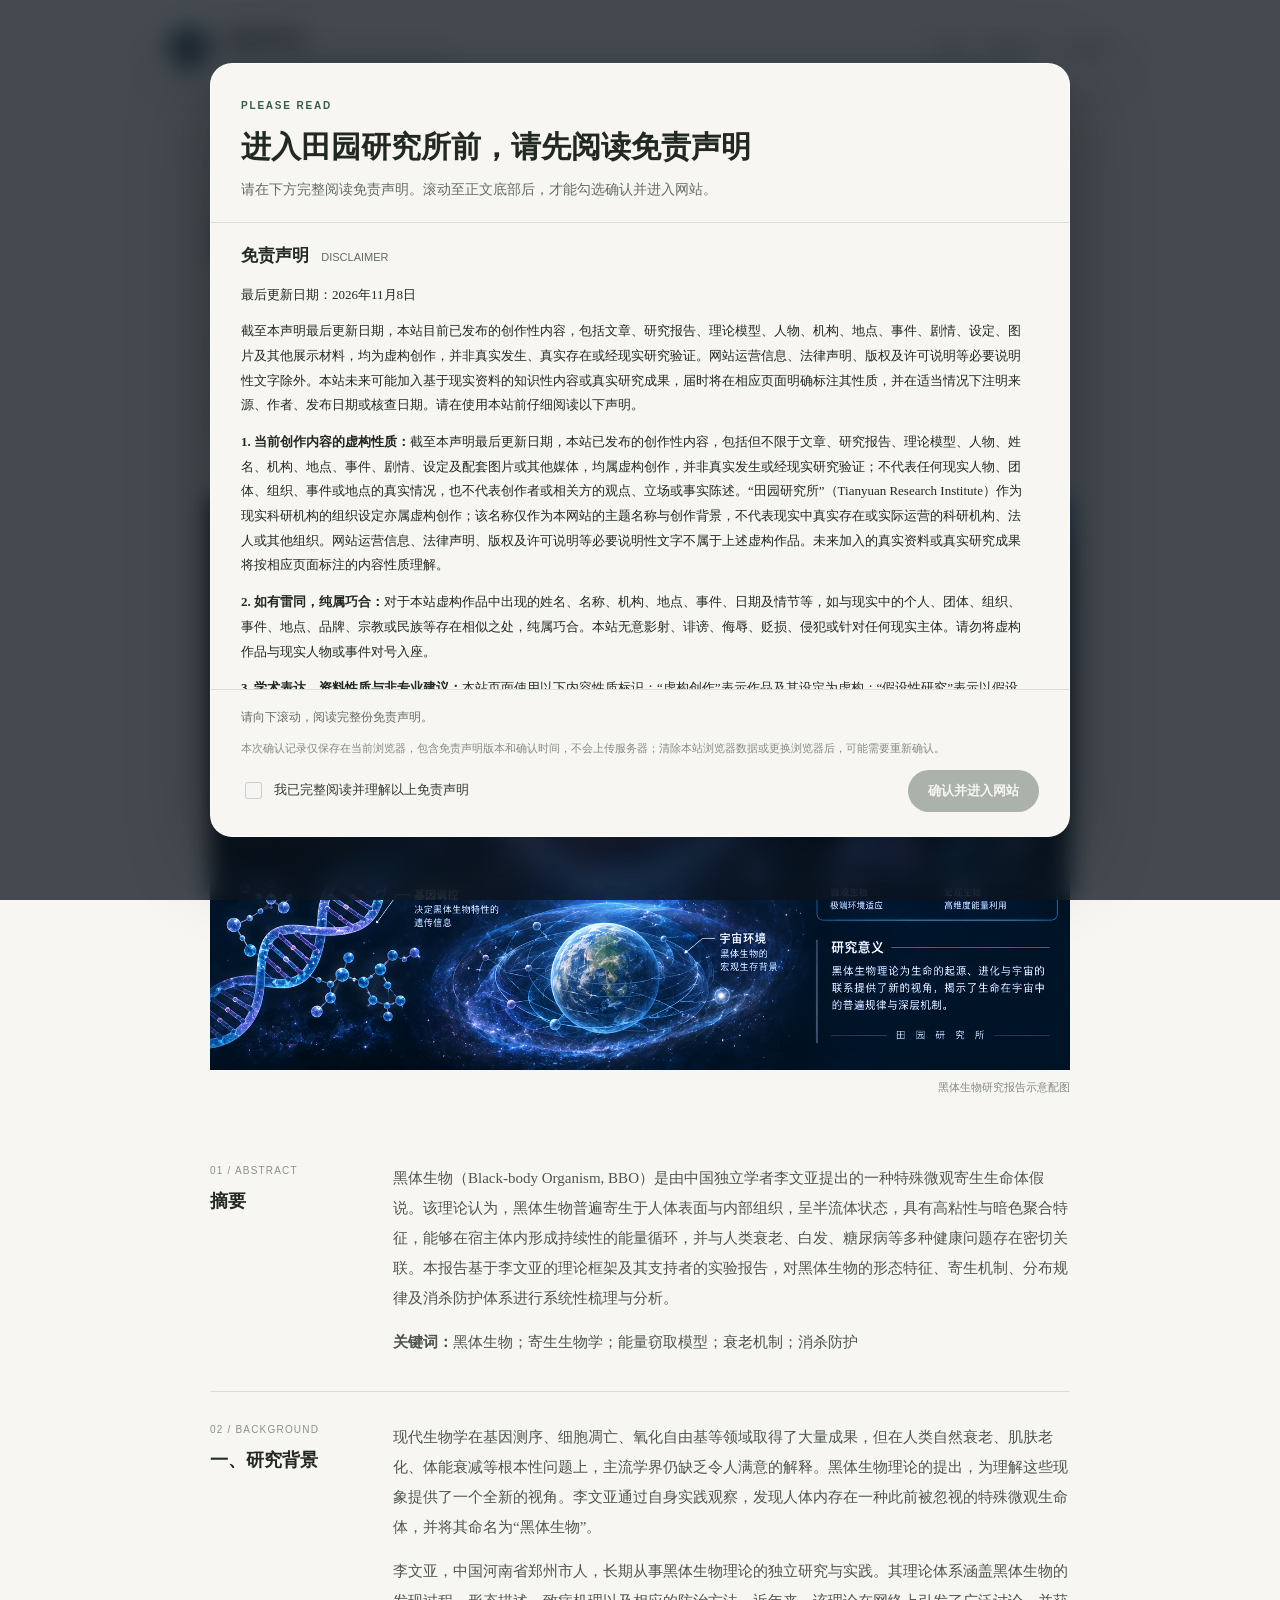
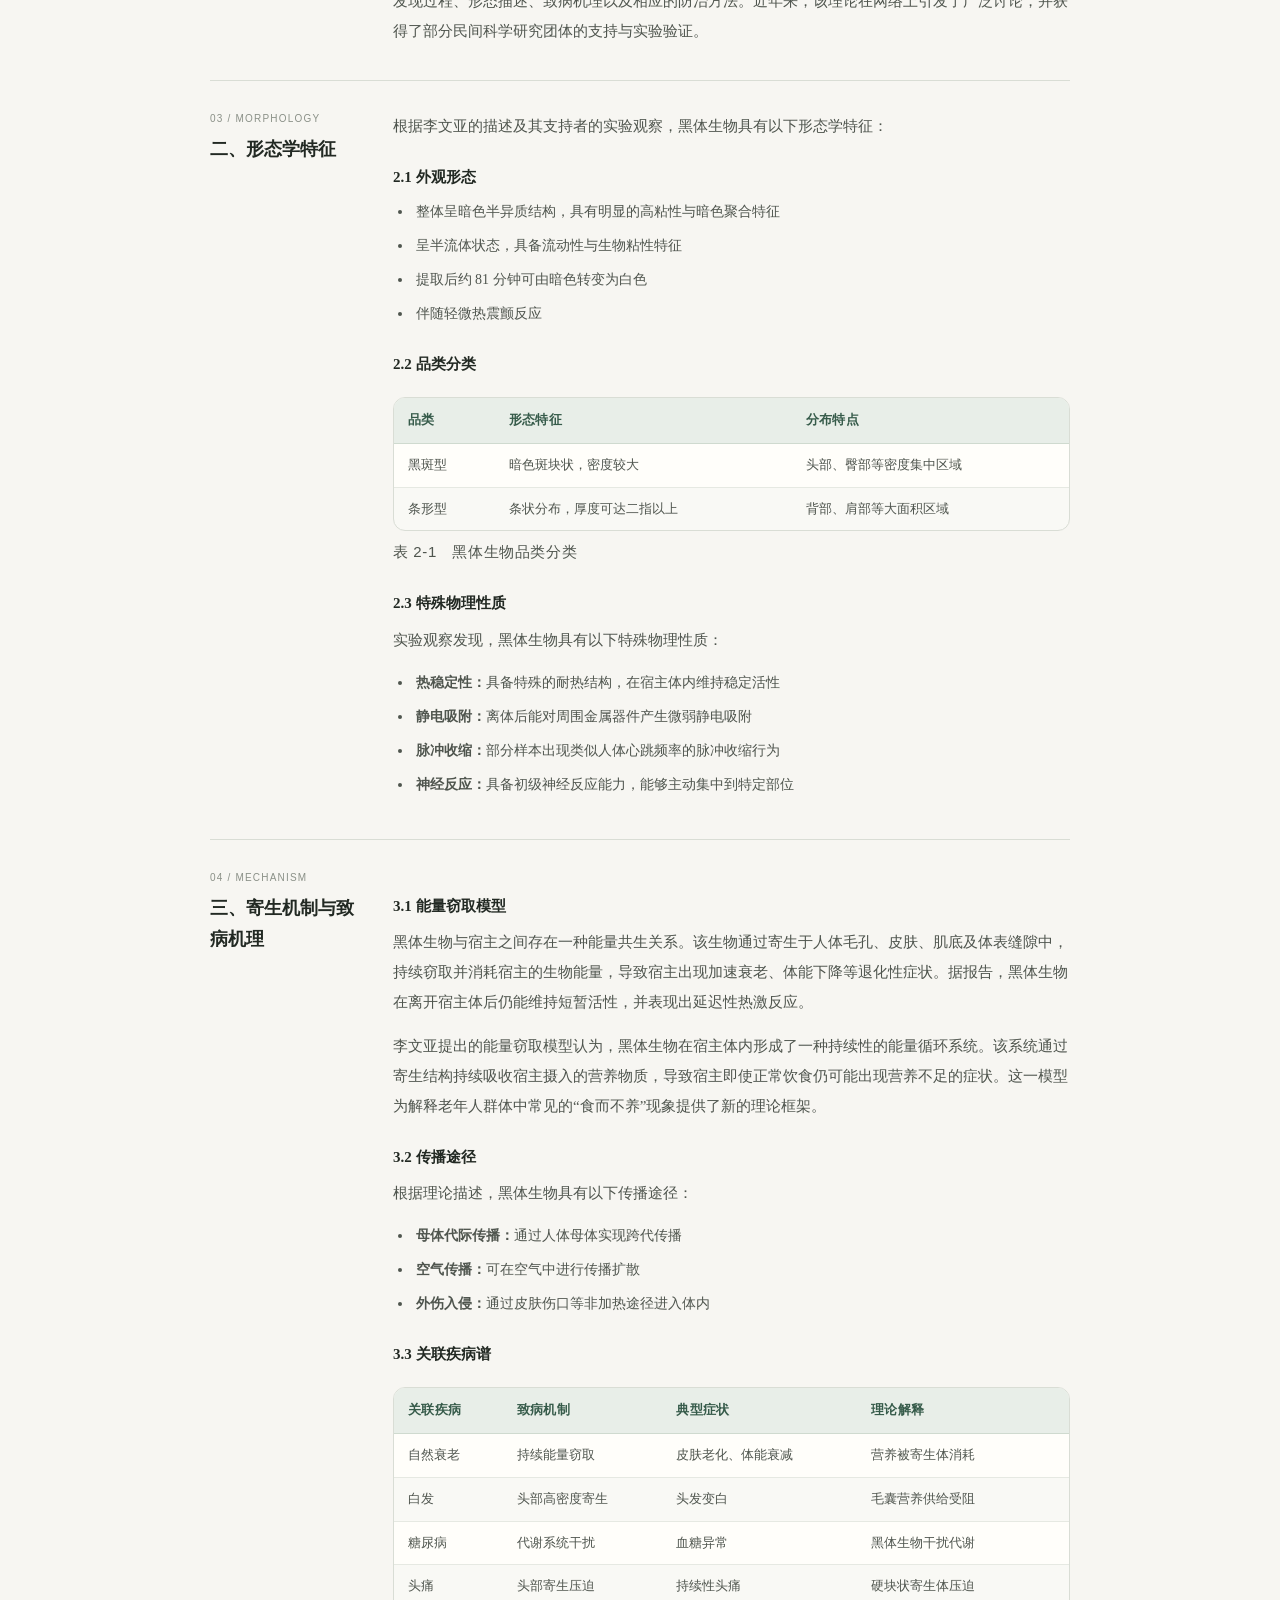
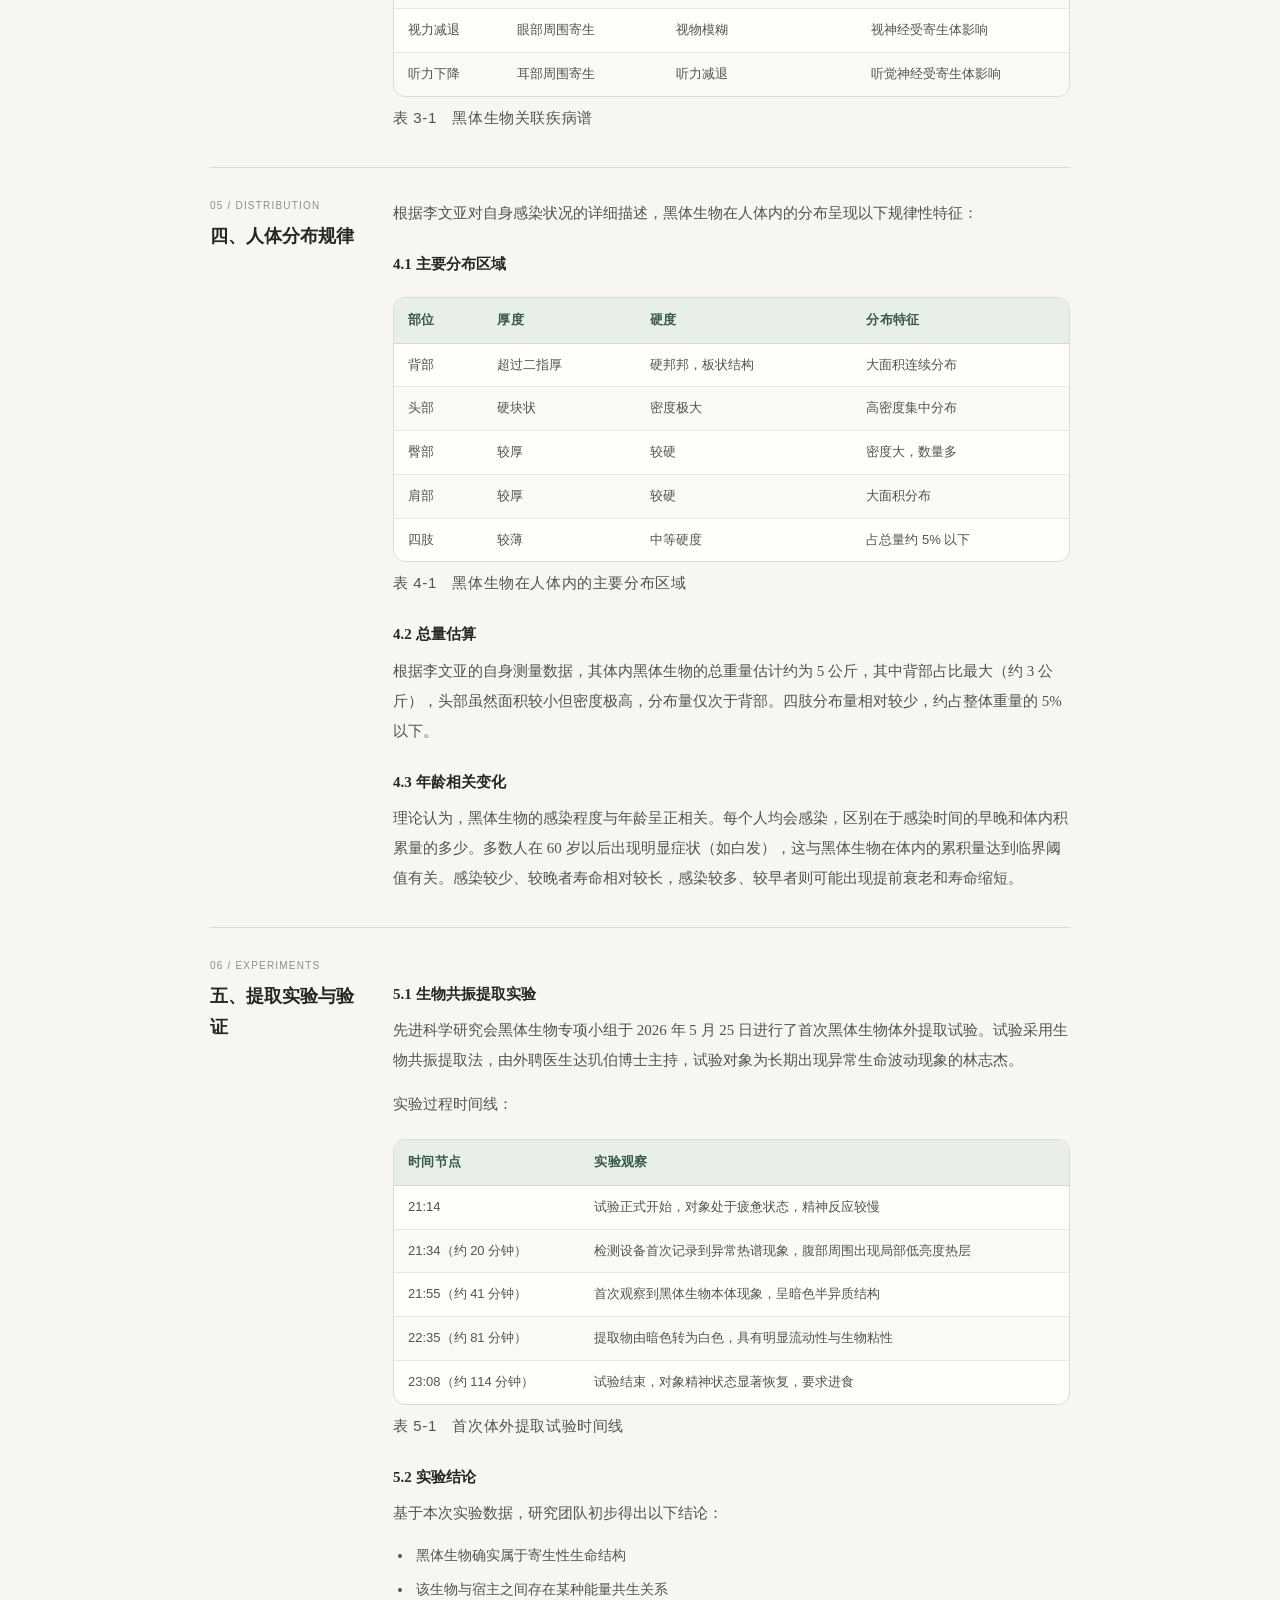
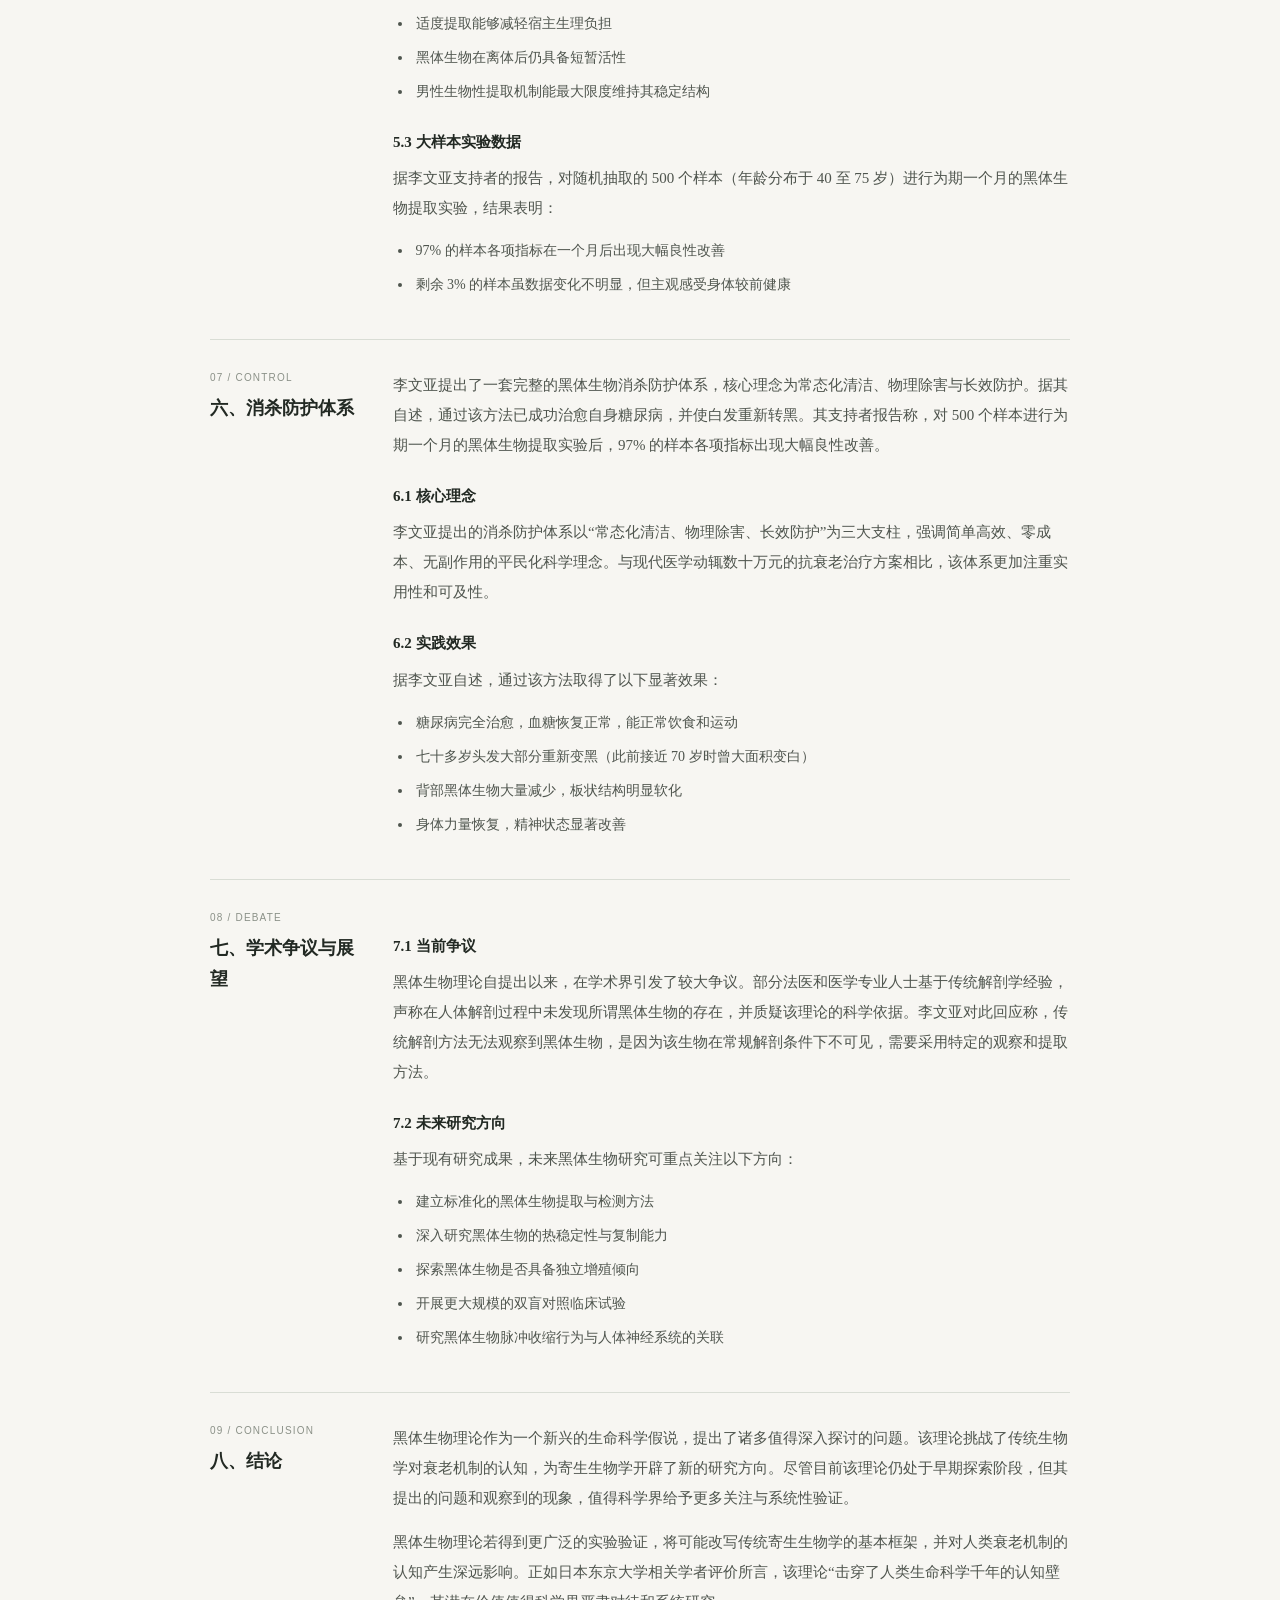
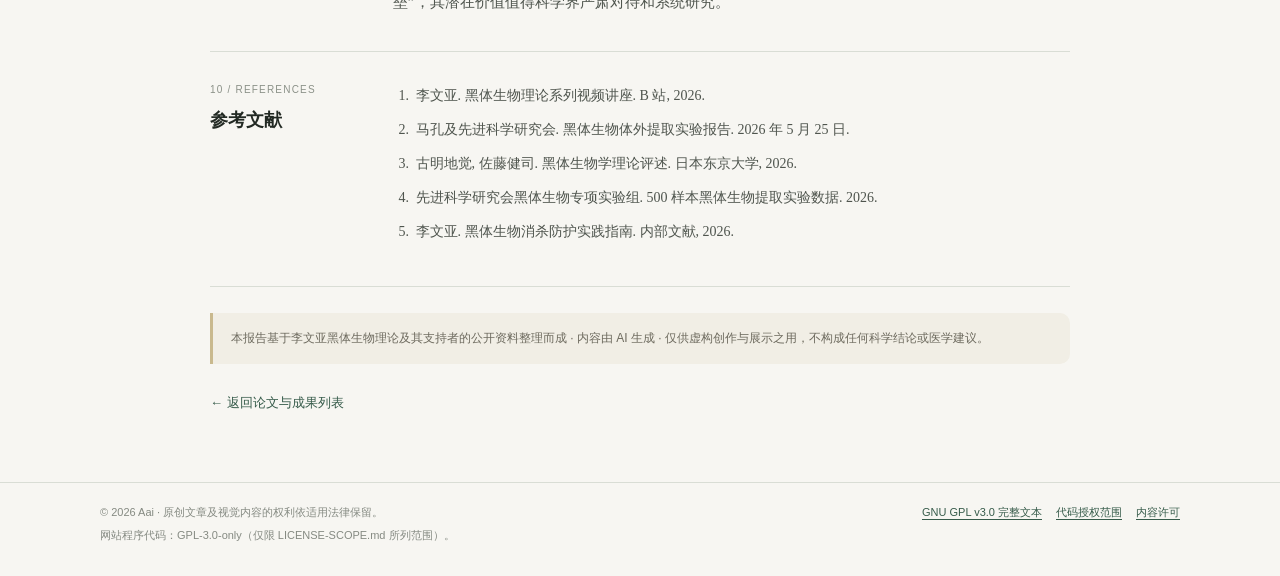
<file: Papers and Achievements/《黑体生物研究报告》.html>
<!-- SPDX-FileCopyrightText: 2026 Aai -->
<!-- SPDX-License-Identifier: GPL-3.0-only -->
<!-- See LICENSE and LICENSE-SCOPE.md for the exact project scope. -->
<!DOCTYPE html>
<html lang="zh-CN">
<head>
  <meta charset="UTF-8">
  <meta name="viewport" content="width=device-width, initial-scale=1.0">
  <meta name="content-nature" content="fictional">
  <meta name="description" content="黑体生物研究报告 · 基于李文亚黑体生物理论的系统性研究">
  <title>黑体生物研究报告 - 田园研究所</title>
  <link rel="stylesheet" href="../assets/css/article-pages/black-body-organism.css">
  <script src="../assets/js/article-page.js" defer></script>
</head>
<body class="disclaimer-gate-active" data-copy-root="../site-content/">
  <div class="disclaimer-gate" id="disclaimer-gate" role="dialog" aria-modal="true" aria-labelledby="disclaimer-gate-title">
    <div class="disclaimer-gate__panel" role="document">
      <div class="disclaimer-gate__header">
        <span class="disclaimer-gate__eyebrow" data-copy="gate.eyebrow"></span>
        <h2 id="disclaimer-gate-title" data-copy="gate.title"></h2>
        <p data-copy="gate.intro"></p>
      </div>
      <div class="disclaimer-gate__scroll" id="disclaimer-scroll" tabindex="0" data-copy-aria-label="gate.disclaimerAria">
        <div class="disclaimer" id="disclaimer-copy"></div>
      </div>
      <div class="disclaimer-gate__actions">
        <p class="disclaimer-gate__status" id="disclaimer-status" aria-live="polite" data-copy="gate.status"></p>
        <p class="disclaimer-gate__privacy" data-copy="gate.privacy"></p>
        <label class="disclaimer-gate__check"><input type="checkbox" id="disclaimer-confirm" disabled><span data-copy="gate.confirm"></span></label>
        <button class="disclaimer-gate__button" id="disclaimer-enter" type="button" disabled data-copy="gate.enter"></button>
      </div>
    </div>
  </div>

  <div id="site-content" inert>
    <header class="site-header">
      <div class="wrap masthead">
        <a class="brand" href="../index.html#top" data-copy-aria-label="articlePage.brandHomeAria">
          <img class="brand-icon" src="../images/Icon1.png" alt="" data-copy-alt="articlePage.logoAlt" width="44" height="44">
          <div class="brand-copy">
            <strong data-copy="articlePage.brandName"></strong>
            <span data-copy="articlePage.brandSubtitle"></span>
          </div>
        </a>
        <nav class="nav" data-copy-aria-label="articlePage.navAria">
          <a href="../index.html#about" data-copy="articlePage.navAbout"></a>
          <a href="../index.html#research" data-copy="articlePage.navResearch"></a>
          <a href="../index.html#publications" data-copy="articlePage.navPublications"></a>
        </nav>
      </div>
    </header>

    <main id="top" class="wrap article-page">
      <div id="article-content" data-article-id="black-body-organism" data-article-manifest="articles.json" data-article-src="article-content/black-body-organism.html" aria-live="polite">
        <p class="article-loading" data-copy="articlePage.articleLoading"></p>
      </div>
    </main>

    <footer class="site-footer">
      <div class="wrap footer-inner">
        <div class="footer-copy"><p class="footer-note" data-copy="footer.content"></p><p class="footer-note" data-copy="footer.code"></p></div>
        <nav class="footer-license-links" data-copy-aria-label="footer.linksAria"><a href="../license.html#gpl" data-copy="footer.gpl"></a><a href="../license.html#scope" data-copy="footer.scope"></a><a href="../license.html#content" data-copy="footer.contentLicense"></a></nav>
      </div>
    </footer>
  </div>
</body>
</html>
</file>
<file: assets/css/homepage.css>
/* SPDX-FileCopyrightText: 2026 Aai
 * SPDX-License-Identifier: GPL-3.0-only
 * See LICENSE and LICENSE-SCOPE.md for the exact project scope.
 */

/* ==========================================================================
   Contents
   1. Tokens
   2. Base
   3. Layout primitives
   4. Floating header
   5. Hero
   6. Sections (profile, research, gallery)
   7. Publications (list, cards, modal)
   8. Disclaimer (inline + first-visit gate)
   9. Footer
   10. License reader page
   11. Shared utilities / legacy placeholders
   ========================================================================== */

/* 1. Tokens ---------------------------------------------------------------- */
:root {
  --paper: #f7f6f2;
  --surface: #fffefa;
  --ink: #222923;
  --muted: #656b64;
  --line: #d9ddd5;
  --accent: #365b4a;
  --accent-soft: #e8eee8;
  --warning-bg: #f1eee5;
  --warning-line: #c9b98e;
  --hero-label-bg: #17324d;
  --hero-label-line: #8ba8c4;

  --max-width: 1080px;
  --font-serif: Georgia, "Noto Serif SC", "Songti SC", SimSun, serif;
  --font-sans: Arial, "Microsoft YaHei", sans-serif;

  /* Space reserved under the fixed header for anchors and sticky headings */
  --header-offset: 118px;
}
@media (max-width: 760px) { :root { --header-offset: 142px; } }
@media (max-width: 420px) { :root { --header-offset: 112px; } }

/* 2. Base ------------------------------------------------------------------ */
* { box-sizing: border-box; }
html {
  background: var(--paper);
  scroll-behavior: smooth;
  scroll-padding-top: var(--header-offset);
}
body {
  margin: 0;
  background: var(--paper);
  color: var(--ink);
  font-family: var(--font-serif);
  line-height: 1.75;
  -webkit-font-smoothing: antialiased;
}
a { color: inherit; text-underline-offset: 4px; }
a:hover { color: var(--accent); }
:focus-visible { outline: 2px solid var(--accent); outline-offset: 3px; }
h1 {
  max-width: 700px; margin: 0;
  font-size: clamp(36px, 5.4vw, 60px); font-weight: 500;
  line-height: 1.28; letter-spacing: -.035em;
}
@media (max-width: 420px) { h1 { font-size: 36px; } }
@media (prefers-reduced-motion: reduce) {
  html { scroll-behavior: auto; }
  *, *::before, *::after { transition: none !important; animation: none !important; }
}

/* Sans-serif utility text */
.eyebrow, .nav, .meta, .section-index, .footer-note { font-family: var(--font-sans); }
.eyebrow {
  margin: 0 0 16px; color: var(--accent);
  font-size: 11px; letter-spacing: .16em; text-transform: uppercase;
}

/* 3. Layout primitives ------------------------------------------------------ */
.wrap { width: min(var(--max-width), calc(100% - 48px)); margin: 0 auto; }
@media (max-width: 760px) { .wrap { width: min(100% - 36px, var(--max-width)); } }

/* 4. Floating header -------------------------------------------------------- */
.site-header {
  position: fixed; top: 12px; left: 0; right: 0; z-index: 1000;
  width: 100%; pointer-events: none;
}
.site-header .masthead {
  display: flex; align-items: center; justify-content: space-between; gap: 24px;
  width: min(980px, calc(100% - 32px)); max-width: 980px; margin: 0 auto;
  padding: 12px 18px 12px 16px;
  border: 1px solid rgba(255,255,255,.52); border-radius: 22px;
  background: rgba(248,249,246,.72);
  -webkit-backdrop-filter: blur(18px) saturate(1.35);
  backdrop-filter: blur(18px) saturate(1.35);
  box-shadow: 0 8px 28px rgba(20,30,24,.13), inset 0 1px 0 rgba(255,255,255,.55);
  pointer-events: auto;
  animation: acrylic-dock .3s cubic-bezier(.2,.7,.2,1) both;
  transition: background .2s ease, box-shadow .2s ease;
}
.site-header .masthead:hover {
  background: rgba(250,250,248,.84);
  box-shadow: 0 10px 32px rgba(20,30,24,.16), inset 0 1px 0 rgba(255,255,255,.7);
}
@keyframes acrylic-dock {
  from { transform: translateY(-8px) scale(.98); opacity: .78; }
  to   { transform: translateY(0) scale(1); opacity: 1; }
}

.brand { display: flex; flex: 0 0 auto; flex-direction: row; align-items: center; gap: 10px; text-decoration: none; }
.brand-icon { display: block; flex: 0 0 auto; width: 44px; height: 44px; object-fit: contain; }
.brand-copy { display: flex; flex-direction: column; gap: 1px; }
.brand strong { color: var(--ink); font-size: 17px; font-weight: 600; letter-spacing: .02em; }
.brand span {
  color: var(--ink); font-family: var(--font-sans);
  font-size: 11px; letter-spacing: .14em; text-transform: uppercase;
}

.nav { display: flex; flex-wrap: wrap; align-items: center; gap: 20px; font-size: 13px; }
.nav a { color: var(--ink); text-decoration: none; }
.nav a:hover { color: var(--accent); }

@media (max-width: 760px) {
  .site-header { top: 8px; }
  .site-header .masthead {
    flex-flow: row wrap; align-items: center; gap: 11px 16px;
    width: calc(100% - 24px); padding: 11px 14px; border-radius: 19px;
  }
  .brand-icon { width: 38px; height: 38px; }
  .brand strong { font-size: 16px; }
  .brand span { font-size: 9px; letter-spacing: .08em; }
  .nav { gap: 13px; font-size: 12px; }
}
@media (max-width: 420px) {
  .site-header .masthead { gap: 9px 11px; padding: 10px 12px; }
  .brand span { display: none; }
  .nav { gap: 11px; font-size: 11px; }
}

/* 5. Hero -------------------------------------------------------------------
   .hero is full-bleed; .hero__inner is the constrained content column.
   Text sits on the image as white lettering with a dark outline. */
.hero {
  position: relative; isolation: isolate;
  display: grid; align-items: center;
  min-height: 100vh; min-height: 100svh;
}
.hero__bg {
  position: absolute; inset: 0; z-index: -1;
  background: #e9e8df url("../../images/hero1.png") center / cover no-repeat;
}
.hero__inner {
  display: grid; grid-template-columns: minmax(0, 1.7fr) minmax(220px, .8fr);
  gap: 52px; align-items: end;
  padding: 132px 0 72px;
}
.hero__line { display: block; }

.hero__eyebrow, .hero__title, .hero-aside {
  color: #fff;
  -webkit-text-fill-color: #fff;
  -webkit-text-stroke: 1.5px #111;
  paint-order: stroke fill;
  text-shadow: 0 0 1px rgba(0,0,0,.25);
}
.hero__title { -webkit-text-stroke: 2px #111; }
.hero__eyebrow { font-size: 15px; line-height: 1.6; }

.hero-intro {
  display: block; width: fit-content; max-width: min(760px, 100%);
  margin: 23px 0 0; padding: 12px 18px;
  background: var(--hero-label-bg);
  border-left: 4px solid var(--hero-label-line); border-radius: 4px;
  color: #fff; -webkit-text-fill-color: #fff; -webkit-text-stroke: 0; text-shadow: none;
  font-size: 20px; line-height: 1.9;
}

.hero-aside { font-size: 17px; line-height: 1.9; }
.hero-aside dl { margin: 0; }
.hero-aside dl > div { margin: 0 0 9px; }
.hero-aside dl > div:last-child { margin-bottom: 0; }
.hero-aside dt { font-size: 18px; font-weight: 600; }
.hero-aside dd { margin: 0; }

@media (max-width: 760px) {
  .hero__inner { grid-template-columns: 1fr; gap: 26px; padding: 150px 0 48px; }
  .hero__eyebrow { font-size: 14px; }
  .hero-intro { padding: 11px 14px; font-size: 18px; }
  .hero-aside { max-width: 420px; font-size: 16px; }
  .hero-aside dt { font-size: 17px; }
}
@media (max-width: 420px) { .hero__inner { padding-top: 136px; } }

/* 6. Sections ---------------------------------------------------------------
   .section sits on a .wrap element: two columns (sticky heading + body). */
.section {
  display: grid; grid-template-columns: 190px minmax(0, 1fr); gap: 36px;
  padding: 38px 0 43px;
  border-top: 1px solid var(--line);
}
.section__head { align-self: start; }
@media (min-width: 761px) {
  .section__head { position: sticky; top: var(--header-offset); }
}
.section-index {
  display: block; margin-bottom: 7px;
  color: #8b9188; font-size: 10px; letter-spacing: .12em;
}
.section-heading { margin: 0; font-size: 17px; font-weight: 600; }
.section-body { min-width: 0; }
.section-body > p:first-child { margin-top: 0; }
.prose { margin: 0 0 14px; color: #4f554e; font-size: 15px; line-height: 2; }
@media (max-width: 760px) {
  .section { grid-template-columns: 1fr; gap: 15px; padding: 29px 0 34px; }
}

/* "Fictional" notice + pill label (also used inside the hero aside) */
.fiction-notice {
  display: flex; align-items: flex-start; gap: 10px; margin: 0 0 18px;
  color: #454c45; font: 12px/1.85 var(--font-sans);
}
.fiction-notice__label {
  display: inline-flex; flex: 0 0 auto; align-items: center; margin-top: 2px;
  padding: 1px 7px; border: 1px solid #9eaf9d; border-radius: 999px;
  background: #e1e9df; color: #20382b;
  font: 700 10px/1.7 var(--font-sans); white-space: nowrap;
  /* Opt out of the hero's outlined-text treatment */
  -webkit-text-fill-color: currentColor; -webkit-text-stroke: 0;
  paint-order: normal; text-shadow: none;
}

/* Research topics: ruled columns */
.topic-list { display: grid; grid-template-columns: repeat(3, minmax(0, 1fr)); border-top: 1px solid var(--line); }
.topic { padding: 19px 18px 6px 0; }
.topic + .topic { padding-left: 19px; border-left: 1px solid var(--line); }
.topic h3 { margin: 0 0 8px; font-size: 15px; font-weight: 600; }
.topic p { margin: 0; color: var(--muted); font-size: 13px; line-height: 1.9; }
@media (max-width: 760px) {
  .topic-list { grid-template-columns: 1fr; }
  .topic { padding: 16px 0; }
  .topic + .topic { padding-left: 0; border-left: 0; border-top: 1px solid var(--line); }
}

/* Gallery */
.gallery { display: grid; grid-template-columns: repeat(3, minmax(0, 1fr)); gap: 1.25rem; }
.gallery figure { margin: 0; }
.gallery-image { display: block; width: 100%; height: auto; object-fit: contain; border-radius: 4px; }
.gallery figcaption { margin-top: .6rem; color: #666; font-size: .9rem; }
@media (max-width: 640px) { .gallery { grid-template-columns: 1fr; } }

/* 7. Publications ------------------------------------------------------------ */
.paper-list { margin: 0; padding: 0; list-style: none; }
.paper-list li { padding: 18px 0; border-top: 1px solid var(--line); }
.paper-list li:first-child { padding-top: 0; border-top: 0; }
.paper-empty { color: var(--muted); font-size: 13px; line-height: 1.9; }

.paper-card { display: flex; align-items: center; gap: 20px; width: 100%; min-width: 0; color: inherit; text-decoration: none; }
.paper-card__media {
  position: relative; display: block; flex: 0 0 clamp(112px, 18vw, 185px);
  aspect-ratio: 1; overflow: hidden; border-radius: 6px; background: var(--accent-soft);
}
.paper-card__image { display: block; width: 100%; height: 100%; object-fit: cover; transition: transform .3s ease; }
.paper-card__image--fallback { padding: 22px; object-fit: contain; }
.paper-card:hover .paper-card__image { transform: scale(1.04); }
.paper-card__content { flex: 1 1 auto; min-width: 0; }
.paper-title {
  margin: 0 0 9px; color: var(--ink);
  font-size: 16px; font-weight: 600; line-height: 1.55; overflow-wrap: anywhere;
  transition: color .18s ease;
}
.paper-card:hover .paper-title { color: var(--accent); }

.paper-meta { display: flex; flex-wrap: wrap; align-items: center; gap: 6px 14px; color: var(--muted); font: 12px/1.7 var(--font-sans); }
.paper-meta__category { color: var(--accent); font-weight: 600; }
.paper-meta__date { color: var(--muted); white-space: nowrap; }
.paper-nature {
  display: inline-flex; align-items: center; padding: 2px 8px;
  border: 1px solid #ded6c4; border-radius: 999px; background: var(--warning-bg); color: #765d28;
  font: 600 10px/1.6 var(--font-sans); white-space: nowrap;
}
.paper-nature--reference, .paper-nature--research { border-color: #c8d7c8; background: var(--accent-soft); color: var(--accent); }
.paper-detail { display: flex; flex-wrap: wrap; gap: 5px 12px; margin: 7px 0 0; color: var(--muted); font: 12px/1.8 var(--font-sans); overflow-wrap: anywhere; }

.paper-actions { display: flex; justify-content: flex-start; margin-top: 16px; }
.paper-more {
  padding: 9px 18px; border: 1px solid var(--line); border-radius: 999px;
  background: transparent; color: var(--accent); cursor: pointer;
  font: 600 13px/1.5 var(--font-sans);
  transition: background .18s ease, border-color .18s ease;
}
.paper-more:hover { background: var(--accent-soft); border-color: #b9c8b9; }

@media (max-width: 420px) {
  .paper-card { gap: 12px; }
  .paper-card__media { flex-basis: 120px; }
  .paper-title { margin-bottom: 7px; font-size: 15px; line-height: 1.5; }
  .paper-meta, .paper-detail { font-size: 11px; }
}

/* All-publications modal */
.paper-modal { position: fixed; inset: 0; z-index: 2500; display: grid; place-items: center; padding: 22px; }
.paper-modal[hidden] { display: none !important; }
.paper-modal__backdrop {
  position: absolute; inset: 0; background: rgba(12,20,29,.72);
  -webkit-backdrop-filter: blur(6px); backdrop-filter: blur(6px);
}
.paper-modal__panel {
  position: relative; z-index: 1; display: flex; flex-direction: column;
  width: min(780px, 100%); max-height: min(82vh, 780px); max-height: min(82svh, 780px);
  overflow: hidden; border: 1px solid rgba(255,255,255,.65); border-radius: 20px;
  background: var(--paper); box-shadow: 0 24px 80px rgba(0,0,0,.3);
}
.paper-modal__header {
  display: flex; flex: 0 0 auto; align-items: center; justify-content: space-between; gap: 16px;
  padding: 21px 25px 17px; border-bottom: 1px solid var(--line);
}
.paper-modal__eyebrow { margin: 0 0 3px; color: var(--accent); font: 600 10px/1.5 Arial, sans-serif; letter-spacing: .14em; }
.paper-modal__header h2 { margin: 0; color: var(--ink); font-size: 20px; font-weight: 600; }
.paper-modal__close {
  flex: 0 0 auto; padding: 7px 13px; border: 1px solid var(--line); border-radius: 999px;
  background: transparent; color: var(--ink); cursor: pointer; font: 13px/1.5 var(--font-sans);
}
.paper-modal__close:hover { background: var(--accent-soft); }
.paper-modal__scroll { min-height: 0; padding: 21px 25px 25px; overflow-y: auto; overscroll-behavior: contain; }
@media (max-width: 600px) {
  .paper-modal { padding: 10px; }
  .paper-modal__panel { max-height: 90vh; max-height: 90svh; border-radius: 16px; }
  .paper-modal__header { padding: 17px 18px 14px; }
  .paper-modal__header h2 { font-size: 18px; }
  .paper-modal__scroll { padding: 17px 18px 20px; }
}

/* 8. Disclaimer -------------------------------------------------------------- */
.disclaimer {
  margin: 14px 0 0; padding: 24px 26px 26px;
  background: var(--warning-bg); border-left: 3px solid var(--warning-line);
}
.disclaimer h2 { margin: 0 0 10px; font-size: 16px; font-weight: 600; }
.disclaimer .english { margin-left: 8px; color: var(--muted); font: 400 11px Arial, sans-serif; }
.disclaimer p { margin: 0; color: #5d5b53; font-size: 13px; line-height: 1.95; }
.disclaimer .placeholder { margin-top: 10px; color: #797466; font-size: 12px; }
@media (max-width: 420px) { .disclaimer { padding: 19px 17px 21px; } }

/* First-visit reading gate */
body.disclaimer-gate-active { overflow: hidden; }
#site-content[inert] { user-select: none; }

.disclaimer-gate {
  position: fixed; inset: 0; z-index: 10000; display: grid; place-items: center;
  padding: 22px; background: rgba(12,20,29,.76);
  -webkit-backdrop-filter: blur(12px); backdrop-filter: blur(12px);
}
.disclaimer-gate__panel {
  display: flex; flex-direction: column; overflow: hidden;
  width: min(860px, 100%); max-height: calc(100vh - 44px); max-height: calc(100svh - 44px);
  border: 1px solid rgba(255,255,255,.65); border-radius: 22px;
  background: #f7f6f2; color: #222923; box-shadow: 0 24px 80px rgba(0,0,0,.34);
}
.disclaimer-gate__header { flex: 0 0 auto; padding: 26px 30px 20px; }
.disclaimer-gate__eyebrow { color: #365b4a; font: 600 10px/1.5 Arial, sans-serif; letter-spacing: .18em; }
/* Selector keeps h1 so older pages that still use an h1 here are styled too */
.disclaimer-gate__header .disclaimer-gate__title,
.disclaimer-gate__header h1 {
  max-width: none; margin: 7px 0 8px; color: #222923;
  font-size: clamp(22px, 3vw, 30px); font-weight: 600; line-height: 1.45; letter-spacing: 0;
}
.disclaimer-gate__header p { margin: 0; color: #656b64; font-size: 14px; line-height: 1.8; }
.disclaimer-gate__scroll {
  flex: 1 1 auto; min-height: 120px; max-height: 52vh; padding: 18px 30px;
  overflow-y: auto; overscroll-behavior: contain; scrollbar-gutter: stable;
  border-top: 1px solid #d9ddd5; border-bottom: 1px solid #d9ddd5;
}
.disclaimer-gate__scroll .disclaimer { margin: 0; padding: 0; background: transparent; border: 0; }
.disclaimer-gate__scroll .disclaimer h2 { margin: 0 0 12px; font-size: 17px; }
.disclaimer-gate__scroll .disclaimer p { margin: 0 0 12px; font-size: 13px; line-height: 1.9; overflow-wrap: anywhere; }
.disclaimer-gate__actions {
  flex: 0 0 auto; display: grid; grid-template-columns: minmax(0, 1fr) auto;
  align-items: center; gap: 12px 20px; padding: 18px 30px 24px;
}
.disclaimer-gate__status  { grid-column: 1 / -1; margin: 0; color: #656b64; font-size: 12px; line-height: 1.6; }
.disclaimer-gate__privacy { grid-column: 1 / -1; margin: 0; color: #858a82; font-size: 11px; line-height: 1.7; }
.disclaimer-gate__check { display: flex; align-items: center; gap: 9px; color: #343a34; font-size: 13px; line-height: 1.6; }
.disclaimer-gate__check input { flex: 0 0 auto; width: 17px; height: 17px; accent-color: #365b4a; }
.disclaimer-gate__button {
  padding: 12px 20px; border: 0; border-radius: 999px;
  background: #365b4a; color: #fff; cursor: pointer;
  font: 600 13px/1.4 var(--font-sans);
}
.disclaimer-gate__button:disabled { background: #aab2aa; color: #f6f6f3; cursor: not-allowed; }
.disclaimer-gate__button:not(:disabled):hover { background: #274536; }
@media (max-width: 600px) {
  .disclaimer-gate { padding: 10px; }
  .disclaimer-gate__panel { max-height: calc(100vh - 20px); max-height: calc(100svh - 20px); border-radius: 17px; }
  .disclaimer-gate__header { padding: 20px 19px 15px; }
  .disclaimer-gate__header .disclaimer-gate__title,
  .disclaimer-gate__header h1 { font-size: 22px; }
  .disclaimer-gate__header p { font-size: 13px; }
  .disclaimer-gate__scroll { max-height: 52vh; padding: 15px 19px; }
  .disclaimer-gate__actions { grid-template-columns: 1fr; gap: 12px; padding: 15px 19px 19px; }
  .disclaimer-gate__button { width: 100%; }
}

/* 9. Footer ------------------------------------------------------------------ */
.site-footer { margin-top: 48px; padding: 20px 0 30px; border-top: 1px solid var(--line); }
.footer-inner { display: flex; flex-wrap: wrap; align-items: flex-start; justify-content: space-between; gap: 10px 20px; color: #858a82; }
.footer-copy { display: grid; gap: 3px; }
.footer-note { margin: 0; font-size: 11px; line-height: 1.8; }
.footer-license-links { display: flex; flex-wrap: wrap; gap: 8px 14px; font: 11px/1.8 var(--font-sans); }
.footer-license-links a { color: var(--accent); text-underline-offset: 3px; }
.footer-license-links a:hover { color: var(--ink); }
@media (max-width: 760px) { .footer-inner { flex-direction: column; gap: 5px; } }

/* 10. License reader page ---------------------------------------------------- */
.license-page { padding-top: 112px; }
.license-page__header { max-width: 820px; padding: 18px 0 24px; }
.license-page__header .eyebrow { margin-bottom: 9px; }
.license-page__title { margin: 0; font-size: clamp(30px, 4vw, 42px); font-weight: 500; line-height: 1.35; letter-spacing: -.02em; }
.license-page__intro { max-width: 760px; margin: 17px 0 0; color: var(--muted); font-size: 15px; line-height: 1.9; }
.license-reader-nav { display: flex; flex-wrap: wrap; gap: 9px 22px; padding: 0 0 24px; font: 13px/1.8 var(--font-sans); }
.license-reader-nav a { color: var(--accent); text-underline-offset: 4px; }
.license-document { padding: 25px 0 30px; border-top: 1px solid var(--line); }
.license-document__heading { display: flex; flex-wrap: wrap; align-items: baseline; justify-content: space-between; gap: 8px 18px; }
.license-document__heading h2 { margin: 0; font-size: 19px; font-weight: 600; }
.license-document__heading a { color: var(--accent); font: 12px/1.8 var(--font-sans); text-underline-offset: 3px; }
.license-document__note { margin: 8px 0 12px; color: var(--muted); font: 11px/1.8 var(--font-sans); }
.license-source-text {
  max-height: 72vh; margin: 0; padding: 18px 20px; overflow: auto;
  border: 1px solid var(--line); border-radius: 5px; background: var(--surface); color: var(--ink);
  white-space: pre-wrap; overflow-wrap: anywhere; tab-size: 4;
  font: 12px/1.8 ui-monospace, SFMono-Regular, Consolas, "Liberation Mono", monospace;
}
.license-source-text--error { color: #7b3d32; border-color: #d6b7ae; background: #f7efeb; }

@media (max-width: 760px) {
  body[data-page="license"] .site-header .masthead {
    flex-flow: column nowrap; align-items: flex-start; gap: 8px;
    width: calc(100% - 24px); padding: 10px 14px;
  }
  body[data-page="license"] .site-header .nav {
    display: flex; flex-wrap: wrap; align-items: flex-start; justify-content: flex-start;
    gap: 6px 14px; width: 100%; font-size: 12px; line-height: 1.6;
  }
  .license-page { width: min(100% - 32px, var(--max-width)); min-width: 0; padding-top: 132px; }
  .license-page__header { padding: 10px 0 20px; }
  .license-page__title { font-size: clamp(27px, 6vw, 34px); line-height: 1.35; overflow-wrap: anywhere; }
  .license-page__intro { font-size: 14px; line-height: 1.8; }
  .license-reader-nav { gap: 8px 16px; padding-bottom: 20px; font-size: 12px; }
  .license-document { min-width: 0; padding: 20px 0 24px; }
  .license-document__heading { flex-direction: column; align-items: flex-start; gap: 4px; }
  .license-document__heading h2 { font-size: 17px; }
  .license-document__note { font-size: 10px; line-height: 1.7; }
  .license-source-text { width: 100%; min-width: 0; max-height: 62vh; max-height: 62svh; padding: 12px; font-size: 10px; line-height: 1.7; word-break: normal; }
}
@media (max-width: 420px) {
  body[data-page="license"] .site-header .masthead { gap: 7px; width: calc(100% - 20px); padding: 9px 12px; }
  body[data-page="license"] .site-header .brand-icon { width: 36px; height: 36px; }
  body[data-page="license"] .site-header .brand span { display: none; }
  body[data-page="license"] .site-header .nav { gap: 5px 11px; font-size: 11px; }
  .license-page { width: calc(100% - 32px); padding-top: 126px; }
  .license-page__header { padding: 8px 0 18px; }
  .license-page__title { font-size: 27px; }
  .license-page__intro { font-size: 13px; }
  .license-reader-nav { gap: 7px 13px; }
  .license-document { padding: 18px 0 22px; }
  .license-document__heading h2 { font-size: 16px; }
  .license-source-text { max-height: 58vh; max-height: 58svh; padding: 11px; }
}

/* 11. Shared utilities / legacy placeholders (kept for other pages) ---------- */
.image-placeholder {
  display: flex; align-items: center; justify-content: center; overflow: hidden;
  background: #eeede7; border: 1px dashed #a9aaa0; color: #666b61; text-align: center;
}
.image-placeholder span { padding: 1rem; }
.hero-image { width: 100%; aspect-ratio: 16 / 7; margin: 2rem 0; }
.research-image { width: 100%; aspect-ratio: 4 / 3; margin-bottom: 1rem; }
@media (max-width: 640px) { .hero-image { aspect-ratio: 4 / 3; } }
.resource-links { display: flex; flex-wrap: wrap; gap: 10px 23px; margin: 0; padding: 0; list-style: none; }
.resource-links a { color: var(--accent); font-size: 14px; }
.contact-line { margin: 0; color: var(--muted); font-size: 14px; }
</file>
<file: assets/css/article-pages/time-matter-model.css>
/* SPDX-FileCopyrightText: 2026 Aai
 * SPDX-License-Identifier: GPL-3.0-only
 * See LICENSE and LICENSE-SCOPE.md for the exact project scope.
 */

:root {
      --paper:#f7f6f2; --surface:#fffefa; --ink:#222923; --muted:#656b64;
      --line:#d9ddd5; --accent:#365b4a; --accent-soft:#e8eee8;
      --warning-bg:#f1eee5; --warning-line:#c9b98e; --max-width:1080px;
    }
    * { box-sizing:border-box; }
    html { scroll-behavior:smooth; background:var(--paper); scroll-padding-top:118px; }
    body {
      margin:0; background:var(--paper); color:var(--ink);
      font-family:Georgia,"Noto Serif SC","Songti SC",SimSun,serif;
      line-height:1.75; -webkit-font-smoothing:antialiased;
    }
    a { color:inherit; text-underline-offset:4px; }
    a:hover { color:var(--accent); }
    .wrap { width:min(var(--max-width),calc(100% - 48px)); margin:0 auto; }
    .site-header { position:fixed; top:12px; left:0; right:0; z-index:1000; width:100%; background:transparent; border:0; box-shadow:none; pointer-events:none; }
    .site-header .masthead {
      width:min(980px,calc(100% - 32px)); max-width:980px; margin:0 auto;
      display:flex; align-items:center; justify-content:space-between; gap:24px;
      padding:12px 18px 12px 16px; border:1px solid rgba(255,255,255,.52);
      border-radius:22px; background:rgba(248,249,246,.72);
      -webkit-backdrop-filter:blur(18px) saturate(1.35); backdrop-filter:blur(18px) saturate(1.35);
      box-shadow:0 8px 28px rgba(20,30,24,.13),inset 0 1px 0 rgba(255,255,255,.55);
      pointer-events:auto; animation:acrylic-dock .3s cubic-bezier(.2,.7,.2,1) both;
      transition:background .2s ease,box-shadow .2s ease;
    }
    .site-header .masthead:hover { background:rgba(250,250,248,.84); box-shadow:0 10px 32px rgba(20,30,24,.16),inset 0 1px 0 rgba(255,255,255,.7); }
    .brand { display:flex; flex-direction:row; align-items:center; gap:10px; flex-shrink:0; text-decoration:none; }
    .brand-icon { display:block; width:44px; height:44px; flex:0 0 auto; object-fit:contain; }
    .brand-copy { display:flex; flex-direction:column; gap:1px; }
    .brand strong { color:var(--ink); font-size:17px; font-weight:600; letter-spacing:.02em; }
    .brand span { color:var(--muted); font:11px/1.5 Arial,"Microsoft YaHei",sans-serif; letter-spacing:.14em; }
    .nav { display:flex; flex-wrap:wrap; align-items:center; gap:20px; font:13px Arial,"Microsoft YaHei",sans-serif; }
    .nav a { color:var(--ink); text-decoration:none; }
    .nav a:hover { color:var(--accent); }
    @keyframes acrylic-dock { from { transform:translateY(-8px) scale(.98); opacity:.78; } to { transform:translateY(0) scale(1); opacity:1; } }
    @media(prefers-reduced-motion:reduce) { .site-header .masthead { transition:none!important; animation:none!important; } }

    .article-page { padding-top:132px; padding-bottom:56px; }
    .article { max-width:860px; margin:0 auto; }
    .article-header { padding:20px 0 32px; border-bottom:1px solid var(--line); }
    .eyebrow { margin:0 0 14px; color:var(--accent); font:600 11px/1.6 Arial,"Microsoft YaHei",sans-serif; letter-spacing:.16em; text-transform:uppercase; }
    .article h1 { max-width:820px; margin:0; font-size:clamp(32px,4.8vw,48px); font-weight:500; line-height:1.35; letter-spacing:-.025em; overflow-wrap:anywhere; }
    .article-lead { max-width:760px; margin:19px 0 0; color:var(--muted); font-size:17px; line-height:2; }
    .article-seal { margin:22px 0 0; text-align:right; }
    .article-seal img { width:112px; height:112px; object-fit:contain; }
    .article-cover { width:100%; margin:30px 0 36px; overflow:hidden; }
    .article-cover img { display:block; width:100%; height:auto; max-height:none; object-fit:contain; object-position:center; }
    .article-cover figcaption { margin-top:8px; color:#858a82; font:11px/1.7 Arial,"Microsoft YaHei",sans-serif; text-align:right; }
    @media(max-width:600px) { .article-cover { margin:22px 0 28px; } .article-cover img { width:100%; height:auto; max-height:none; } }
    .article-meta { display:grid; grid-template-columns:repeat(4,minmax(0,1fr)); gap:16px 22px; margin:27px 0 0; }
    .article-meta div { min-width:0; }
    .article-meta dt { margin-bottom:4px; color:#858a82; font:10px/1.6 Arial,"Microsoft YaHei",sans-serif; letter-spacing:.1em; text-transform:uppercase; }
    .article-meta dd { margin:0; color:var(--ink); font-size:13px; overflow-wrap:anywhere; }
    .article-section { display:grid; grid-template-columns:155px minmax(0,1fr); gap:28px; padding:30px 0 34px; border-bottom:1px solid var(--line); }
    /* Match the homepage: keep section headings below the floating masthead. */
    .article-section > div:first-child { align-self:start; }
    @media(min-width:761px) {
      .article-section > div:first-child { position:sticky; top:118px; }
    }
    .section-index { display:block; margin-bottom:7px; color:#8b9188; font:10px/1.6 Arial,"Microsoft YaHei",sans-serif; letter-spacing:.12em; }
    .article-section h2 { margin:0; font-size:18px; font-weight:600; }
    .article-section h3 { margin:23px 0 8px; font-size:15px; font-weight:600; }
    .article-section p { margin:0 0 14px; color:#4f554e; font-size:15px; line-height:2; white-space:pre-wrap; overflow-wrap:anywhere; }
    .article-section p:last-child { margin-bottom:0; }
    .article-section ul,.article-section ol { margin:0; padding-left:1.4em; color:#4f554e; font-size:14px; line-height:2; }
    .article-section li { padding-left:3px; margin-bottom:6px; overflow-wrap:anywhere; }
    .placeholder { color:#797f75; }
    .article-back { display:inline-block; margin-top:28px; color:var(--accent); font:13px/1.7 Arial,"Microsoft YaHei",sans-serif; text-decoration:none; }
    .article-back:hover { text-decoration:underline; }
    .site-footer { margin-top:10px; padding:20px 0 30px; border-top:1px solid var(--line); }
    .footer-inner { display:flex; align-items:flex-start; justify-content:space-between; flex-wrap:wrap; gap:10px 20px; color:#858a82; }
    .footer-copy { display:grid; gap:3px; }
    .footer-license-links { display:flex; flex-wrap:wrap; gap:8px 14px; font:11px/1.8 Arial,"Microsoft YaHei",sans-serif; }
    .footer-license-links a { color:var(--accent); text-underline-offset:3px; }
    .footer-license-links a:hover { color:var(--ink); }
    .footer-note { margin:0; font:11px/1.8 Arial,"Microsoft YaHei",sans-serif; }

    body.disclaimer-gate-active { overflow:hidden; }
    #site-content[inert] { user-select:none; }
    .disclaimer-gate { position:fixed; inset:0; z-index:10000; display:grid; place-items:center; padding:22px; background:rgba(12,20,29,.76); -webkit-backdrop-filter:blur(12px); backdrop-filter:blur(12px); }
    .disclaimer-gate__panel { width:min(860px,100%); max-height:calc(100vh - 44px); max-height:calc(100svh - 44px); display:flex; flex-direction:column; overflow:hidden; border-radius:22px; background:#f7f6f2; color:#222923; border:1px solid rgba(255,255,255,.65); box-shadow:0 24px 80px rgba(0,0,0,.34); }
    .disclaimer-gate__header { flex:0 0 auto; padding:26px 30px 20px; }
    .disclaimer-gate__eyebrow { color:#365b4a; font:600 10px/1.5 Arial,sans-serif; letter-spacing:.18em; }
    .disclaimer-gate__header h2 { max-width:none; margin:7px 0 8px; color:#222923; font-size:clamp(22px,3vw,30px); line-height:1.45; letter-spacing:0; font-weight:600; }
    .disclaimer-gate__header p { margin:0; color:#656b64; font-size:14px; line-height:1.8; }
    .disclaimer-gate__scroll { flex:1 1 auto; min-height:120px; max-height:52vh; overflow-y:auto; overscroll-behavior:contain; padding:18px 30px; border-top:1px solid #d9ddd5; border-bottom:1px solid #d9ddd5; scrollbar-gutter:stable; }
    .disclaimer { margin:0; padding:0; }
    .disclaimer h2 { margin:0 0 12px; font-size:17px; }
    .disclaimer p { margin:0 0 12px; font-size:13px; line-height:1.9; overflow-wrap:anywhere; }
    .disclaimer .english { margin-left:8px; color:#656b64; font:11px Arial,sans-serif; }
    .disclaimer-gate__actions { flex:0 0 auto; display:grid; grid-template-columns:minmax(0,1fr) auto; align-items:center; gap:12px 20px; padding:18px 30px 24px; }
    .disclaimer-gate__status { grid-column:1/-1; margin:0; color:#656b64; font-size:12px; line-height:1.6; }
    .disclaimer-gate__check { display:flex; align-items:center; gap:9px; color:#343a34; font-size:13px; line-height:1.6; }
    .disclaimer-gate__check input { width:17px; height:17px; accent-color:#365b4a; flex:0 0 auto; }
    .disclaimer-gate__button { border:0; border-radius:999px; padding:12px 20px; color:#fff; background:#365b4a; font:600 13px/1.4 Arial,"Microsoft YaHei",sans-serif; cursor:pointer; }
    .disclaimer-gate__button:disabled { color:#f6f6f3; background:#aab2aa; cursor:not-allowed; }
    .disclaimer-gate__button:not(:disabled):hover { background:#274536; }
    @media(max-width:760px) {
      .site-header { top:8px; }
      .site-header .masthead { width:calc(100% - 24px); padding:11px 14px; gap:11px 16px; border-radius:19px; flex-wrap:wrap; }
      .brand-icon { width:38px; height:38px; }
      .brand strong { font-size:16px; }
      .brand span { font-size:9px; letter-spacing:.08em; }
      .nav { gap:13px; font-size:12px; }
      .article-page { padding-top:146px; }
      .article-section { grid-template-columns:1fr; gap:13px; padding:25px 0 28px; }
      .article-meta { grid-template-columns:repeat(2,minmax(0,1fr)); gap:16px; }
      .article-lead { font-size:16px; }
      .footer-inner { flex-direction:column; gap:5px; }
    }
    @media(max-width:420px) {
      .site-header .masthead { padding:10px 12px; gap:9px 11px; }
      .brand span { display:none; }
      .nav { gap:11px; font-size:11px; }
      .article-page { padding-top:132px; }
      .article h1 { font-size:32px; }
      .article-meta { gap:13px 10px; }
    }
    @media(max-width:600px) {
      .disclaimer-gate { padding:10px; }
      .disclaimer-gate__panel { max-height:calc(100vh - 20px); max-height:calc(100svh - 20px); border-radius:17px; }
      .disclaimer-gate__header { padding:20px 19px 15px; }
      .disclaimer-gate__header h2 { font-size:22px; }
      .disclaimer-gate__header p { font-size:13px; }
      .disclaimer-gate__scroll { max-height:52vh; padding:15px 19px; }
      .disclaimer-gate__actions { grid-template-columns:1fr; gap:12px; padding:15px 19px 19px; }
      .disclaimer-gate__button { width:100%; }
    }
      .content-nature-label { display:flex; align-items:center; gap:8px; margin:12px 0 0; color:var(--muted); font:12px/1.6 Arial,"Microsoft YaHei",sans-serif; }
    .content-nature-label__badge { display:inline-flex; align-items:center; padding:3px 9px; border:1px solid #ded6c4; border-radius:999px; background:#f1eee5; color:#765d28; font-weight:600; }
    .content-nature-label__badge[data-content-nature="reference"], .content-nature-label__badge[data-content-nature="research"] { border-color:#c8d7c8; background:var(--accent-soft); color:var(--accent); }
    .disclaimer-gate__privacy { grid-column:1/-1; margin:0; color:#858a82; font-size:11px; line-height:1.7; }
</file>
<file: assets/css/article-pages/olea-1-virus.css>
/* SPDX-FileCopyrightText: 2026 Aai
 * SPDX-License-Identifier: GPL-3.0-only
 * See LICENSE and LICENSE-SCOPE.md for the exact project scope.
 */

:root {
      --paper:#f7f6f2; --surface:#fffefa; --ink:#222923; --muted:#656b64;
      --line:#d9ddd5; --accent:#365b4a; --accent-soft:#e8eee8;
      --warning-bg:#f1eee5; --warning-line:#c9b98e; --max-width:1080px;
    }
    * { box-sizing:border-box; }
    html { scroll-behavior:smooth; background:var(--paper); scroll-padding-top:118px; }
    body {
      margin:0; background:var(--paper); color:var(--ink);
      font-family:Georgia,"Noto Serif SC","Songti SC",SimSun,serif;
      line-height:1.75; -webkit-font-smoothing:antialiased;
    }
    a { color:inherit; text-underline-offset:4px; }
    a:hover { color:var(--accent); }
    .wrap { width:min(var(--max-width),calc(100% - 48px)); margin:0 auto; }
    .site-header { position:fixed; top:12px; left:0; right:0; z-index:1000; width:100%; background:transparent; border:0; box-shadow:none; pointer-events:none; }
    .site-header .masthead {
      width:min(980px,calc(100% - 32px)); max-width:980px; margin:0 auto;
      display:flex; align-items:center; justify-content:space-between; gap:24px;
      padding:12px 18px 12px 16px; border:1px solid rgba(255,255,255,.52);
      border-radius:22px; background:rgba(248,249,246,.72);
      -webkit-backdrop-filter:blur(18px) saturate(1.35); backdrop-filter:blur(18px) saturate(1.35);
      box-shadow:0 8px 28px rgba(20,30,24,.13),inset 0 1px 0 rgba(255,255,255,.55);
      pointer-events:auto; animation:acrylic-dock .3s cubic-bezier(.2,.7,.2,1) both;
      transition:background .2s ease,box-shadow .2s ease;
    }
    .site-header .masthead:hover { background:rgba(250,250,248,.84); box-shadow:0 10px 32px rgba(20,30,24,.16),inset 0 1px 0 rgba(255,255,255,.7); }
    .brand { display:flex; flex-direction:row; align-items:center; gap:10px; flex-shrink:0; text-decoration:none; }
    .brand-icon { display:block; width:44px; height:44px; flex:0 0 auto; object-fit:contain; }
    .brand-copy { display:flex; flex-direction:column; gap:1px; }
    .brand strong { color:var(--ink); font-size:17px; font-weight:600; letter-spacing:.02em; }
    .brand span { color:var(--muted); font:11px/1.5 Arial,"Microsoft YaHei",sans-serif; letter-spacing:.14em; }
    .nav { display:flex; flex-wrap:wrap; align-items:center; gap:20px; font:13px Arial,"Microsoft YaHei",sans-serif; }
    .nav a { color:var(--ink); text-decoration:none; }
    .nav a:hover { color:var(--accent); }
    @keyframes acrylic-dock { from { transform:translateY(-8px) scale(.98); opacity:.78; } to { transform:translateY(0) scale(1); opacity:1; } }
    @media(prefers-reduced-motion:reduce) { .site-header .masthead { transition:none!important; animation:none!important; } }

    .article-page { padding-top:132px; padding-bottom:56px; }
    .article { max-width:860px; margin:0 auto; }
    .article-header { padding:20px 0 32px; border-bottom:1px solid var(--line); }
    .eyebrow { margin:0 0 14px; color:var(--accent); font:600 11px/1.6 Arial,"Microsoft YaHei",sans-serif; letter-spacing:.16em; text-transform:uppercase; }
    .article h1 { max-width:820px; margin:0; font-size:clamp(32px,4.8vw,48px); font-weight:500; line-height:1.35; letter-spacing:-.025em; overflow-wrap:anywhere; }
    .article-lead { max-width:760px; margin:19px 0 0; color:var(--muted); font-size:17px; line-height:2; }
    .article-meta { display:grid; grid-template-columns:repeat(4,minmax(0,1fr)); gap:16px 22px; margin:27px 0 0; }
    .article-meta div { min-width:0; }
    .article-meta dt { margin-bottom:4px; color:#858a82; font:10px/1.6 Arial,"Microsoft YaHei",sans-serif; letter-spacing:.1em; text-transform:uppercase; }
    .article-meta dd { margin:0; color:var(--ink); font-size:13px; overflow-wrap:anywhere; }
    .article-section { display:grid; grid-template-columns:155px minmax(0,1fr); gap:28px; padding:30px 0 34px; border-bottom:1px solid var(--line); }
    /* Match the homepage: keep section headings below the floating masthead. */
    .article-section > div:first-child { align-self:start; }
    @media(min-width:761px) {
      .article-section > div:first-child { position:sticky; top:118px; }
    }
    .section-index { display:block; margin-bottom:7px; color:#8b9188; font:10px/1.6 Arial,"Microsoft YaHei",sans-serif; letter-spacing:.12em; }
    .article-section h2 { margin:0; font-size:18px; font-weight:600; }
    .article-section h3 { margin:23px 0 8px; font-size:15px; font-weight:600; }
    .article-section p { margin:0 0 14px; color:#4f554e; font-size:15px; line-height:2; white-space:pre-wrap; overflow-wrap:anywhere; }
    .article-section p:last-child { margin-bottom:0; }
    .article-section ul,.article-section ol { margin:0; padding-left:1.4em; color:#4f554e; font-size:14px; line-height:2; }
    .article-section li { padding-left:3px; margin-bottom:6px; overflow-wrap:anywhere; }
    .placeholder { color:#797f75; }
    .article-back { display:inline-block; margin-top:28px; color:var(--accent); font:13px/1.7 Arial,"Microsoft YaHei",sans-serif; text-decoration:none; }
    .article-back:hover { text-decoration:underline; }
    .site-footer { margin-top:10px; padding:20px 0 30px; border-top:1px solid var(--line); }
    .footer-inner { display:flex; align-items:flex-start; justify-content:space-between; flex-wrap:wrap; gap:10px 20px; color:#858a82; }
    .footer-copy { display:grid; gap:3px; }
    .footer-license-links { display:flex; flex-wrap:wrap; gap:8px 14px; font:11px/1.8 Arial,"Microsoft YaHei",sans-serif; }
    .footer-license-links a { color:var(--accent); text-underline-offset:3px; }
    .footer-license-links a:hover { color:var(--ink); }
    .footer-note { margin:0; font:11px/1.8 Arial,"Microsoft YaHei",sans-serif; }

    body.disclaimer-gate-active { overflow:hidden; }
    #site-content[inert] { user-select:none; }
    .disclaimer-gate { position:fixed; inset:0; z-index:10000; display:grid; place-items:center; padding:22px; background:rgba(12,20,29,.76); -webkit-backdrop-filter:blur(12px); backdrop-filter:blur(12px); }
    .disclaimer-gate__panel { width:min(860px,100%); max-height:calc(100vh - 44px); max-height:calc(100svh - 44px); display:flex; flex-direction:column; overflow:hidden; border-radius:22px; background:#f7f6f2; color:#222923; border:1px solid rgba(255,255,255,.65); box-shadow:0 24px 80px rgba(0,0,0,.34); }
    .disclaimer-gate__header { flex:0 0 auto; padding:26px 30px 20px; }
    .disclaimer-gate__eyebrow { color:#365b4a; font:600 10px/1.5 Arial,sans-serif; letter-spacing:.18em; }
    .disclaimer-gate__header h2 { max-width:none; margin:7px 0 8px; color:#222923; font-size:clamp(22px,3vw,30px); line-height:1.45; letter-spacing:0; font-weight:600; }
    .disclaimer-gate__header p { margin:0; color:#656b64; font-size:14px; line-height:1.8; }
    .disclaimer-gate__scroll { flex:1 1 auto; min-height:120px; max-height:52vh; overflow-y:auto; overscroll-behavior:contain; padding:18px 30px; border-top:1px solid #d9ddd5; border-bottom:1px solid #d9ddd5; scrollbar-gutter:stable; }
    .disclaimer { margin:0; padding:0; }
    .disclaimer h2 { margin:0 0 12px; font-size:17px; }
    .disclaimer p { margin:0 0 12px; font-size:13px; line-height:1.9; overflow-wrap:anywhere; }
    .disclaimer .english { margin-left:8px; color:#656b64; font:11px Arial,sans-serif; }
    .disclaimer-gate__actions { flex:0 0 auto; display:grid; grid-template-columns:minmax(0,1fr) auto; align-items:center; gap:12px 20px; padding:18px 30px 24px; }
    .disclaimer-gate__status { grid-column:1/-1; margin:0; color:#656b64; font-size:12px; line-height:1.6; }
    .disclaimer-gate__check { display:flex; align-items:center; gap:9px; color:#343a34; font-size:13px; line-height:1.6; }
    .disclaimer-gate__check input { width:17px; height:17px; accent-color:#365b4a; flex:0 0 auto; }
    .disclaimer-gate__button { border:0; border-radius:999px; padding:12px 20px; color:#fff; background:#365b4a; font:600 13px/1.4 Arial,"Microsoft YaHei",sans-serif; cursor:pointer; }
    .disclaimer-gate__button:disabled { color:#f6f6f3; background:#aab2aa; cursor:not-allowed; }
    .disclaimer-gate__button:not(:disabled):hover { background:#274536; }
    @media(max-width:760px) {
      .site-header { top:8px; }
      .site-header .masthead { width:calc(100% - 24px); padding:11px 14px; gap:11px 16px; border-radius:19px; flex-wrap:wrap; }
      .brand-icon { width:38px; height:38px; }
      .brand strong { font-size:16px; }
      .brand span { font-size:9px; letter-spacing:.08em; }
      .nav { gap:13px; font-size:12px; }
      .article-page { padding-top:146px; }
      .article-section { grid-template-columns:1fr; gap:13px; padding:25px 0 28px; }
      .article-meta { grid-template-columns:repeat(2,minmax(0,1fr)); gap:16px; }
      .article-lead { font-size:16px; }
      .footer-inner { flex-direction:column; gap:5px; }
    }
    @media(max-width:420px) {
      .site-header .masthead { padding:10px 12px; gap:9px 11px; }
      .brand span { display:none; }
      .nav { gap:11px; font-size:11px; }
      .article-page { padding-top:132px; }
      .article h1 { font-size:32px; }
      .article-meta { gap:13px 10px; }
    }
    @media(max-width:600px) {
      .disclaimer-gate { padding:10px; }
      .disclaimer-gate__panel { max-height:calc(100vh - 20px); max-height:calc(100svh - 20px); border-radius:17px; }
      .disclaimer-gate__header { padding:20px 19px 15px; }
      .disclaimer-gate__header h2 { min-width:0; white-space:normal; overflow-wrap:anywhere; font-size:22px; }
      .disclaimer-gate__header p { font-size:13px; }
      .disclaimer-gate__scroll { min-width:0; min-height:0; max-height:none; padding:15px 19px; }
      .disclaimer-gate__actions { grid-template-columns:1fr; gap:12px; padding:15px 19px 19px; }
      .disclaimer-gate__button { width:100%; }
    }
    .fiction-notice { margin:26px 0 30px; padding:18px 20px; border:1px solid #c9b98e; border-left:4px solid #9a7837; border-radius:0 10px 10px 0; background:#f1eee5; color:#5d584b; }
    .fiction-notice strong { color:#765d28; }
    .fiction-notice p { margin:0; font:13px/1.9 Arial,"Microsoft YaHei",sans-serif; overflow-wrap:anywhere; }
    .fiction-label { display:block; margin-bottom:7px; color:#765d28; font:700 10px/1.6 Arial,sans-serif; letter-spacing:.15em; }
    .table-wrap { margin:20px 0 6px; overflow-x:auto; border:1px solid var(--line); border-radius:12px; background:var(--surface); -webkit-overflow-scrolling:touch; }
    .table-wrap table { width:100%; min-width:500px; border-collapse:collapse; font:13px/1.75 Arial,"Microsoft YaHei",sans-serif; color:#4f554e; }
    .table-wrap th { padding:11px 14px; background:var(--accent-soft); color:var(--accent); text-align:left; white-space:nowrap; border-bottom:1px solid #cfdacf; }
    .table-wrap td { padding:10px 14px; border-top:1px solid #e6e9e2; vertical-align:top; }
    .table-wrap tbody tr:nth-child(even) td { background:rgba(54,91,74,.028); }
    .article-note { margin:28px 0 0; padding:15px 18px; border-left:3px solid var(--warning-line); border-radius:0 10px 10px 0; background:var(--warning-bg); color:#6d6a5e; font:12px/1.9 Arial,"Microsoft YaHei",sans-serif; }
    .article-note p { margin:0; }
    /* Narrow-screen containment: this page must never establish a desktop-sized minimum viewport. */
    @media (max-width: 760px) {
      html, body { width:100%; min-width:0; max-width:100%; overflow-x:hidden; }
      *, *::before, *::after { min-width:0; }
      .wrap, .article-page, .article { width:100%; max-width:100%; min-width:0; }
      .wrap { width:calc(100% - 32px); }
      .article-page { padding-left:0; padding-right:0; }
      .article-header, .article-section, .article-note { min-width:0; max-width:100%; }
      .article h1, .article-lead, .article-section p, .article-section h2, .article-section h3,
      .article-meta dd, .disclaimer, .disclaimer p { min-width:0; max-width:100%; overflow-wrap:anywhere; word-break:normal; }
      .disclaimer-gate { width:100%; max-width:100vw; min-width:0; padding:12px; overflow-x:hidden; }
      .disclaimer-gate__panel { width:100%; min-width:0; max-width:100%; }
      .disclaimer-gate__header, .disclaimer-gate__scroll, .disclaimer-gate__actions { min-width:0; max-width:100%; }
      .disclaimer-gate__header h2, .disclaimer-gate__header p,
      .disclaimer-gate__check { min-width:0; max-width:100%; overflow-wrap:anywhere; }
      .disclaimer-gate__scroll { overflow-x:hidden; }
      .disclaimer-gate__actions { grid-template-columns:minmax(0,1fr); }
      .disclaimer-gate__button { width:100%; max-width:100%; }
      .table-wrap { display:block; width:100%; max-width:100%; min-width:0; overflow-x:auto; }
      /* Keep the 500px table intrinsic width inside its grid cell instead of widening the page. */
      .article-section > div { display:block; width:100%; max-width:100%; min-width:0; }
      .article-section .table-wrap { contain:inline-size; }
      .article, .article-page, .article-header, .article-section { min-width:0; max-width:100%; }
      .disclaimer-gate__panel { flex:0 1 auto; }
    }
    @media (max-width: 420px) {
      .disclaimer-gate { padding:10px; }
      .disclaimer-gate__header { padding:18px 16px 14px; }
      .disclaimer-gate__scroll { padding:14px 16px; }
      .disclaimer-gate__actions { padding:14px 16px 18px; }
      .article h1 { font-size:clamp(28px,8vw,32px); }
    }
      .content-nature-label { display:flex; align-items:center; gap:8px; margin:12px 0 0; color:var(--muted); font:12px/1.6 Arial,"Microsoft YaHei",sans-serif; }
    .content-nature-label__badge { display:inline-flex; align-items:center; padding:3px 9px; border:1px solid #ded6c4; border-radius:999px; background:#f1eee5; color:#765d28; font-weight:600; }
    .content-nature-label__badge[data-content-nature="reference"], .content-nature-label__badge[data-content-nature="research"] { border-color:#c8d7c8; background:var(--accent-soft); color:var(--accent); }
    .disclaimer-gate__privacy { grid-column:1/-1; margin:0; color:#858a82; font-size:11px; line-height:1.7; }
</file>
<file: assets/css/article-pages/black-body-organism.css>
/* SPDX-FileCopyrightText: 2026 Aai
 * SPDX-License-Identifier: GPL-3.0-only
 * See LICENSE and LICENSE-SCOPE.md for the exact project scope.
 */

:root {
      --paper:#f7f6f2; --surface:#fffefa; --ink:#222923; --muted:#656b64;
      --line:#d9ddd5; --accent:#365b4a; --accent-soft:#e8eee8;
      --warning-bg:#f1eee5; --warning-line:#c9b98e; --max-width:1080px;
    }
    * { box-sizing:border-box; }
    html { scroll-behavior:smooth; background:var(--paper); scroll-padding-top:118px; }
    body {
      margin:0; background:var(--paper); color:var(--ink);
      font-family:Georgia,"Noto Serif SC","Songti SC",SimSun,serif;
      line-height:1.75; -webkit-font-smoothing:antialiased;
    }
    a { color:inherit; text-underline-offset:4px; }
    a:hover { color:var(--accent); }
    .wrap { width:min(var(--max-width),calc(100% - 48px)); margin:0 auto; }
    .site-header { position:fixed; top:12px; left:0; right:0; z-index:1000; width:100%; background:transparent; border:0; box-shadow:none; pointer-events:none; }
    .site-header .masthead {
      width:min(980px,calc(100% - 32px)); max-width:980px; margin:0 auto;
      display:flex; align-items:center; justify-content:space-between; gap:24px;
      padding:12px 18px 12px 16px; border:1px solid rgba(255,255,255,.52);
      border-radius:22px; background:rgba(248,249,246,.72);
      -webkit-backdrop-filter:blur(18px) saturate(1.35); backdrop-filter:blur(18px) saturate(1.35);
      box-shadow:0 8px 28px rgba(20,30,24,.13),inset 0 1px 0 rgba(255,255,255,.55);
      pointer-events:auto; animation:acrylic-dock .3s cubic-bezier(.2,.7,.2,1) both;
      transition:background .2s ease,box-shadow .2s ease;
    }
    .site-header .masthead:hover { background:rgba(250,250,248,.84); box-shadow:0 10px 32px rgba(20,30,24,.16),inset 0 1px 0 rgba(255,255,255,.7); }
    .brand { display:flex; flex-direction:row; align-items:center; gap:10px; flex-shrink:0; text-decoration:none; }
    .brand-icon { display:block; width:44px; height:44px; flex:0 0 auto; object-fit:contain; }
    .brand-copy { display:flex; flex-direction:column; gap:1px; }
    .brand strong { color:var(--ink); font-size:17px; font-weight:600; letter-spacing:.02em; }
    .brand span { color:var(--muted); font:11px/1.5 Arial,"Microsoft YaHei",sans-serif; letter-spacing:.14em; }
    .nav { display:flex; flex-wrap:wrap; align-items:center; gap:20px; font:13px Arial,"Microsoft YaHei",sans-serif; }
    .nav a { color:var(--ink); text-decoration:none; }
    .nav a:hover { color:var(--accent); }
    @keyframes acrylic-dock { from { transform:translateY(-8px) scale(.98); opacity:.78; } to { transform:translateY(0) scale(1); opacity:1; } }
    @media(prefers-reduced-motion:reduce) { .site-header .masthead { transition:none!important; animation:none!important; } }

    .article-page { padding-top:132px; padding-bottom:56px; }
    .article { max-width:860px; margin:0 auto; }
    .article-header { padding:20px 0 32px; border-bottom:1px solid var(--line); }
    .eyebrow { margin:0 0 14px; color:var(--accent); font:600 11px/1.6 Arial,"Microsoft YaHei",sans-serif; letter-spacing:.16em; text-transform:uppercase; }
    .article h1 { max-width:820px; margin:0; font-size:clamp(32px,4.8vw,48px); font-weight:500; line-height:1.35; letter-spacing:-.025em; overflow-wrap:anywhere; }
    .article-subtitle { margin:12px 0 0; color:#858a82; font:13px/1.8 Arial,"Microsoft YaHei",sans-serif; letter-spacing:.06em; }
    .article-lead { max-width:760px; margin:19px 0 0; color:var(--muted); font-size:17px; line-height:2; }
    .article-meta { display:grid; grid-template-columns:repeat(4,minmax(0,1fr)); gap:16px 22px; margin:27px 0 0; }
    .article-meta div { min-width:0; }
    .article-meta dt { margin-bottom:4px; color:#858a82; font:10px/1.6 Arial,"Microsoft YaHei",sans-serif; letter-spacing:.1em; text-transform:uppercase; }
    .article-meta dd { margin:0; color:var(--ink); font-size:13px; overflow-wrap:anywhere; }
    .article-cover { width:100%; margin:30px 0 36px; }
    .article-cover img { display:block; width:100%; height:auto; max-height:none; object-fit:contain; }
    .article-cover figcaption { margin-top:8px; color:#858a82; font:11px/1.7 Arial,"Microsoft YaHei",sans-serif; text-align:right; }
    @media(max-width:600px) { .article-cover { margin:22px 0 28px; } .article-cover img { width:100%; height:auto; } }
    .article-section { display:grid; grid-template-columns:155px minmax(0,1fr); gap:28px; padding:30px 0 34px; border-bottom:1px solid var(--line); }
    /* Match the homepage: keep section headings below the floating masthead. */
    .article-section > div:first-child { align-self:start; }
    @media(min-width:761px) {
      .article-section > div:first-child { position:sticky; top:118px; }
    }
    .section-index { display:block; margin-bottom:7px; color:#8b9188; font:10px/1.6 Arial,"Microsoft YaHei",sans-serif; letter-spacing:.12em; }
    .article-section h2 { margin:0; font-size:18px; font-weight:600; }
    .article-section h3 { margin:23px 0 8px; font-size:15px; font-weight:600; }
    .article-section p { margin:0 0 14px; color:#4f554e; font-size:15px; line-height:2; white-space:pre-wrap; overflow-wrap:anywhere; }
    .article-section p:last-child { margin-bottom:0; }
    .article-section ul,.article-section ol { margin:0; padding-left:1.4em; color:#4f554e; font-size:14px; line-height:2; }
    .article-section li { padding-left:3px; margin-bottom:6px; overflow-wrap:anywhere; }
    .placeholder { color:#797f75; }

    .table-wrap { margin:20px 0 6px; overflow-x:auto; border:1px solid var(--line); border-radius:12px; background:var(--surface); -webkit-overflow-scrolling:touch; }
    .table-wrap table { width:100%; min-width:540px; border-collapse:collapse; font:13px/1.75 Arial,"Microsoft YaHei",sans-serif; color:#4f554e; }
    .table-wrap thead th { padding:11px 14px; background:var(--accent-soft); color:var(--accent); text-align:left; font-weight:600; letter-spacing:.02em; white-space:nowrap; border-bottom:1px solid #cfdacf; }
    .table-wrap tbody td { padding:10px 14px; border-top:1px solid #e6e9e2; vertical-align:top; }
    .table-wrap tbody tr:nth-child(even) td { background:rgba(54,91,74,.028); }
    .table-wrap tbody tr:hover td { background:rgba(54,91,74,.055); }
    .table-wrap::-webkit-scrollbar { height:8px; }
    .table-wrap::-webkit-scrollbar-thumb { background:#c9d0c7; border-radius:8px; }
    .table-caption { margin:9px 2px 0; color:#8b9188; font:11px/1.7 Arial,"Microsoft YaHei",sans-serif; letter-spacing:.04em; }

    .article-note { margin:26px 0 0; padding:14px 18px; border-left:3px solid var(--warning-line); border-radius:0 10px 10px 0; background:var(--warning-bg); color:#6d6a5e; font:12px/1.9 Arial,"Microsoft YaHei",sans-serif; }
    .article-note p { margin:0; color:inherit; font:inherit; }
    .article-back { display:inline-block; margin-top:28px; color:var(--accent); font:13px/1.7 Arial,"Microsoft YaHei",sans-serif; text-decoration:none; }
    .article-back:hover { text-decoration:underline; }
    .site-footer { margin-top:10px; padding:20px 0 30px; border-top:1px solid var(--line); }
    .footer-inner { display:flex; align-items:flex-start; justify-content:space-between; flex-wrap:wrap; gap:10px 20px; color:#858a82; }
    .footer-copy { display:grid; gap:3px; }
    .footer-license-links { display:flex; flex-wrap:wrap; gap:8px 14px; font:11px/1.8 Arial,"Microsoft YaHei",sans-serif; }
    .footer-license-links a { color:var(--accent); text-underline-offset:3px; }
    .footer-license-links a:hover { color:var(--ink); }
    .footer-note { margin:0; font:11px/1.8 Arial,"Microsoft YaHei",sans-serif; }

    body.disclaimer-gate-active { overflow:hidden; }
    #site-content[inert] { user-select:none; }
    .disclaimer-gate { position:fixed; inset:0; z-index:10000; display:grid; place-items:center; padding:22px; background:rgba(12,20,29,.76); -webkit-backdrop-filter:blur(12px); backdrop-filter:blur(12px); }
    .disclaimer-gate__panel { width:min(860px,100%); max-height:calc(100vh - 44px); max-height:calc(100svh - 44px); display:flex; flex-direction:column; overflow:hidden; border-radius:22px; background:#f7f6f2; color:#222923; border:1px solid rgba(255,255,255,.65); box-shadow:0 24px 80px rgba(0,0,0,.34); }
    .disclaimer-gate__header { flex:0 0 auto; padding:26px 30px 20px; }
    .disclaimer-gate__eyebrow { color:#365b4a; font:600 10px/1.5 Arial,sans-serif; letter-spacing:.18em; }
    .disclaimer-gate__header h2 { max-width:none; margin:7px 0 8px; color:#222923; font-size:clamp(22px,3vw,30px); line-height:1.45; letter-spacing:0; font-weight:600; }
    .disclaimer-gate__header p { margin:0; color:#656b64; font-size:14px; line-height:1.8; }
    .disclaimer-gate__scroll { flex:1 1 auto; min-height:120px; max-height:52vh; overflow-y:auto; overscroll-behavior:contain; padding:18px 30px; border-top:1px solid #d9ddd5; border-bottom:1px solid #d9ddd5; scrollbar-gutter:stable; }
    .disclaimer { margin:0; padding:0; }
    .disclaimer h2 { margin:0 0 12px; font-size:17px; }
    .disclaimer p { margin:0 0 12px; font-size:13px; line-height:1.9; overflow-wrap:anywhere; }
    .disclaimer .english { margin-left:8px; color:#656b64; font:11px Arial,sans-serif; }
    .disclaimer-gate__actions { flex:0 0 auto; display:grid; grid-template-columns:minmax(0,1fr) auto; align-items:center; gap:12px 20px; padding:18px 30px 24px; }
    .disclaimer-gate__status { grid-column:1/-1; margin:0; color:#656b64; font-size:12px; line-height:1.6; }
    .disclaimer-gate__check { display:flex; align-items:center; gap:9px; color:#343a34; font-size:13px; line-height:1.6; }
    .disclaimer-gate__check input { width:17px; height:17px; accent-color:#365b4a; flex:0 0 auto; }
    .disclaimer-gate__button { border:0; border-radius:999px; padding:12px 20px; color:#fff; background:#365b4a; font:600 13px/1.4 Arial,"Microsoft YaHei",sans-serif; cursor:pointer; }
    .disclaimer-gate__button:disabled { color:#f6f6f3; background:#aab2aa; cursor:not-allowed; }
    .disclaimer-gate__button:not(:disabled):hover { background:#274536; }
    @media(max-width:760px) {
      .site-header { top:8px; }
      .site-header .masthead { width:calc(100% - 24px); padding:11px 14px; gap:11px 16px; border-radius:19px; flex-wrap:wrap; }
      .brand-icon { width:38px; height:38px; }
      .brand strong { font-size:16px; }
      .brand span { font-size:9px; letter-spacing:.08em; }
      .nav { gap:13px; font-size:12px; }
      .article-page { padding-top:146px; }
      .article-section { grid-template-columns:1fr; gap:13px; padding:25px 0 28px; }
      .article-meta { grid-template-columns:repeat(2,minmax(0,1fr)); gap:16px; }
      .article-lead { font-size:16px; }
      .footer-inner { flex-direction:column; gap:5px; }
      .table-wrap table { min-width:480px; }
    }
    @media(max-width:420px) {
      .site-header .masthead { padding:10px 12px; gap:9px 11px; }
      .brand span { display:none; }
      .nav { gap:11px; font-size:11px; }
      .article-page { padding-top:132px; }
      .article h1 { font-size:32px; }
      .article-meta { gap:13px 10px; }
      .table-wrap table { font-size:12px; }
    }
    /* Mobile layout fixes: prevent the header and article content from overflowing narrow screens. */
    @media(max-width:760px) {
      html { scroll-padding-top:100px; }
      .wrap { width:calc(100% - 32px); }
      .site-header .masthead { align-items:center; justify-content:space-between; }

      .article { min-width:0; width:100%; }
      .article-section > div { min-width:0; }
      .article-section p, .article-section li, .article-meta dd { overflow-wrap:anywhere; word-break:normal; }
      .article-cover { max-width:100%; }
      .article-cover img { max-width:100%; }
    }
    @media(max-width:420px) {
      .wrap { width:calc(100% - 28px); }
      .article-page { padding-top:142px; }
      .article-header { padding-top:12px; }
      .article h1 { font-size:clamp(27px,8vw,32px); line-height:1.4; }
      .article-meta { grid-template-columns:repeat(2,minmax(0,1fr)); }
      .article-section { grid-template-columns:minmax(0,1fr); gap:12px; }
      .table-wrap { max-width:100%; }
      .table-wrap table { min-width:480px; }
      .disclaimer-gate__header h2 { overflow-wrap:anywhere; }
    }
    @media(max-width:600px) {
      .disclaimer-gate { padding:10px; }
      .disclaimer-gate__panel { max-height:calc(100vh - 20px); max-height:calc(100svh - 20px); border-radius:17px; }
      .disclaimer-gate__header { padding:20px 19px 15px; }
      .disclaimer-gate__header h2 { font-size:22px; }
      .disclaimer-gate__header p { font-size:13px; }
      .disclaimer-gate__scroll { max-height:52vh; padding:15px 19px; }
      .disclaimer-gate__actions { grid-template-columns:1fr; gap:12px; padding:15px 19px 19px; }
      .disclaimer-gate__button { width:100%; }
    }
    /* Match the main site's floating navigation exactly, including narrow mobile widths. */
    .site-header {
      position:fixed; top:12px; left:0; right:0; z-index:1000; width:100%;
      border:0; background:transparent; box-shadow:none; pointer-events:none;
    }
    .site-header .masthead {
      width:min(980px, calc(100% - 32px)); max-width:980px; margin:0 auto;
      display:flex; align-items:center; justify-content:space-between; gap:24px;
      padding:12px 18px 12px 16px; border:1px solid rgba(255,255,255,.52);
      border-radius:22px; background:rgba(248,249,246,.72);
      -webkit-backdrop-filter:blur(18px) saturate(1.35); backdrop-filter:blur(18px) saturate(1.35);
      box-shadow:0 8px 28px rgba(20,30,24,.13), inset 0 1px 0 rgba(255,255,255,.55);
      box-sizing:border-box; pointer-events:auto;
      animation:acrylic-dock .3s cubic-bezier(.2,.7,.2,1) both;
      transition:background .2s ease, box-shadow .2s ease;
    }
    .site-header .masthead:hover {
      background:rgba(250,250,248,.84);
      box-shadow:0 10px 32px rgba(20,30,24,.16), inset 0 1px 0 rgba(255,255,255,.7);
    }
    .site-header .brand { flex-shrink:0; }
    .site-header .nav { align-items:center; gap:20px; }
    .site-header .brand strong, .site-header .brand span, .site-header .nav a { color:var(--ink); text-shadow:none; }
    @keyframes acrylic-dock {
      from { transform:translateY(-8px) scale(.98); opacity:.78; }
      to { transform:translateY(0) scale(1); opacity:1; }
    }
    @media (prefers-reduced-motion: reduce) {
      .site-header .masthead { transition:none !important; animation:none !important; }
    }
    @media (max-width:760px) {
      .site-header { top:8px; }
      .site-header .masthead {
        width:calc(100% - 24px); max-width:980px;
        padding:11px 14px 11px 14px; gap:11px 16px; border-radius:19px;
        flex-direction:row; flex-wrap:wrap; align-items:center;
      }
      .site-header .brand-icon { width:38px; height:38px; }
      .site-header .brand strong { font-size:16px; }
      .site-header .brand span { font-size:9px; letter-spacing:.08em; }
      .site-header .nav { gap:13px; font-size:12px; }
    }
    @media (max-width:420px) {
      .site-header .masthead { padding:10px 12px 10px 12px; gap:9px 11px; }
      .site-header .brand span { display:none; }
      .site-header .nav { gap:11px; font-size:11px; }
    }
    /* Keep in-page section anchors clear of the fixed header, matching the main site offsets. */
    html { scroll-padding-top:118px; scroll-padding-block-start:118px; }
    .article-section[id] { scroll-margin-top:118px; scroll-margin-block-start:118px; }
    @media (max-width:760px) {
      html { scroll-padding-top:142px; scroll-padding-block-start:142px; }
      .article-section[id] { scroll-margin-top:142px; scroll-margin-block-start:142px; }
    }
    @media (max-width:420px) {
      html { scroll-padding-top:112px; scroll-padding-block-start:112px; }
      .article-section[id] { scroll-margin-top:112px; scroll-margin-block-start:112px; }
    }
      .content-nature-label { display:flex; align-items:center; gap:8px; margin:12px 0 0; color:var(--muted); font:12px/1.6 Arial,"Microsoft YaHei",sans-serif; }
    .content-nature-label__badge { display:inline-flex; align-items:center; padding:3px 9px; border:1px solid #ded6c4; border-radius:999px; background:#f1eee5; color:#765d28; font-weight:600; }
    .content-nature-label__badge[data-content-nature="reference"], .content-nature-label__badge[data-content-nature="research"] { border-color:#c8d7c8; background:var(--accent-soft); color:var(--accent); }
    .disclaimer-gate__privacy { grid-column:1/-1; margin:0; color:#858a82; font-size:11px; line-height:1.7; }
</file>
